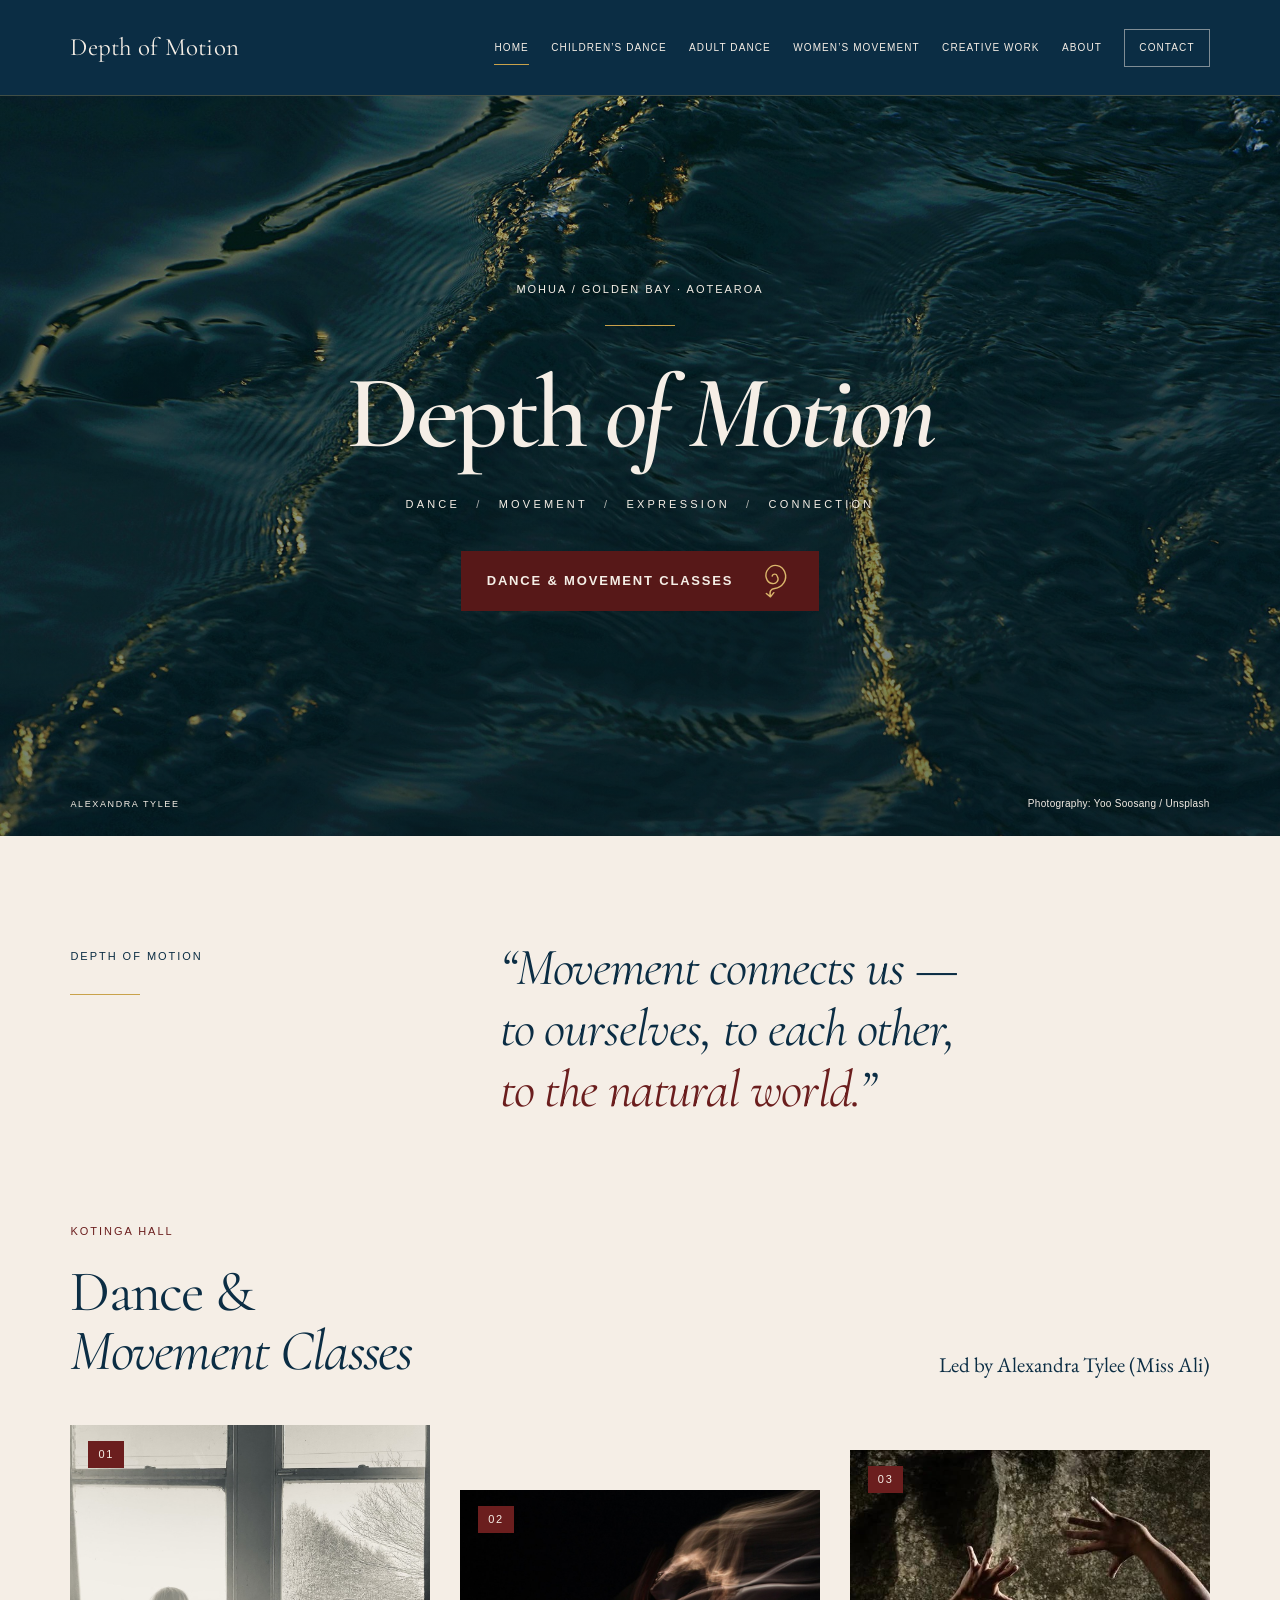
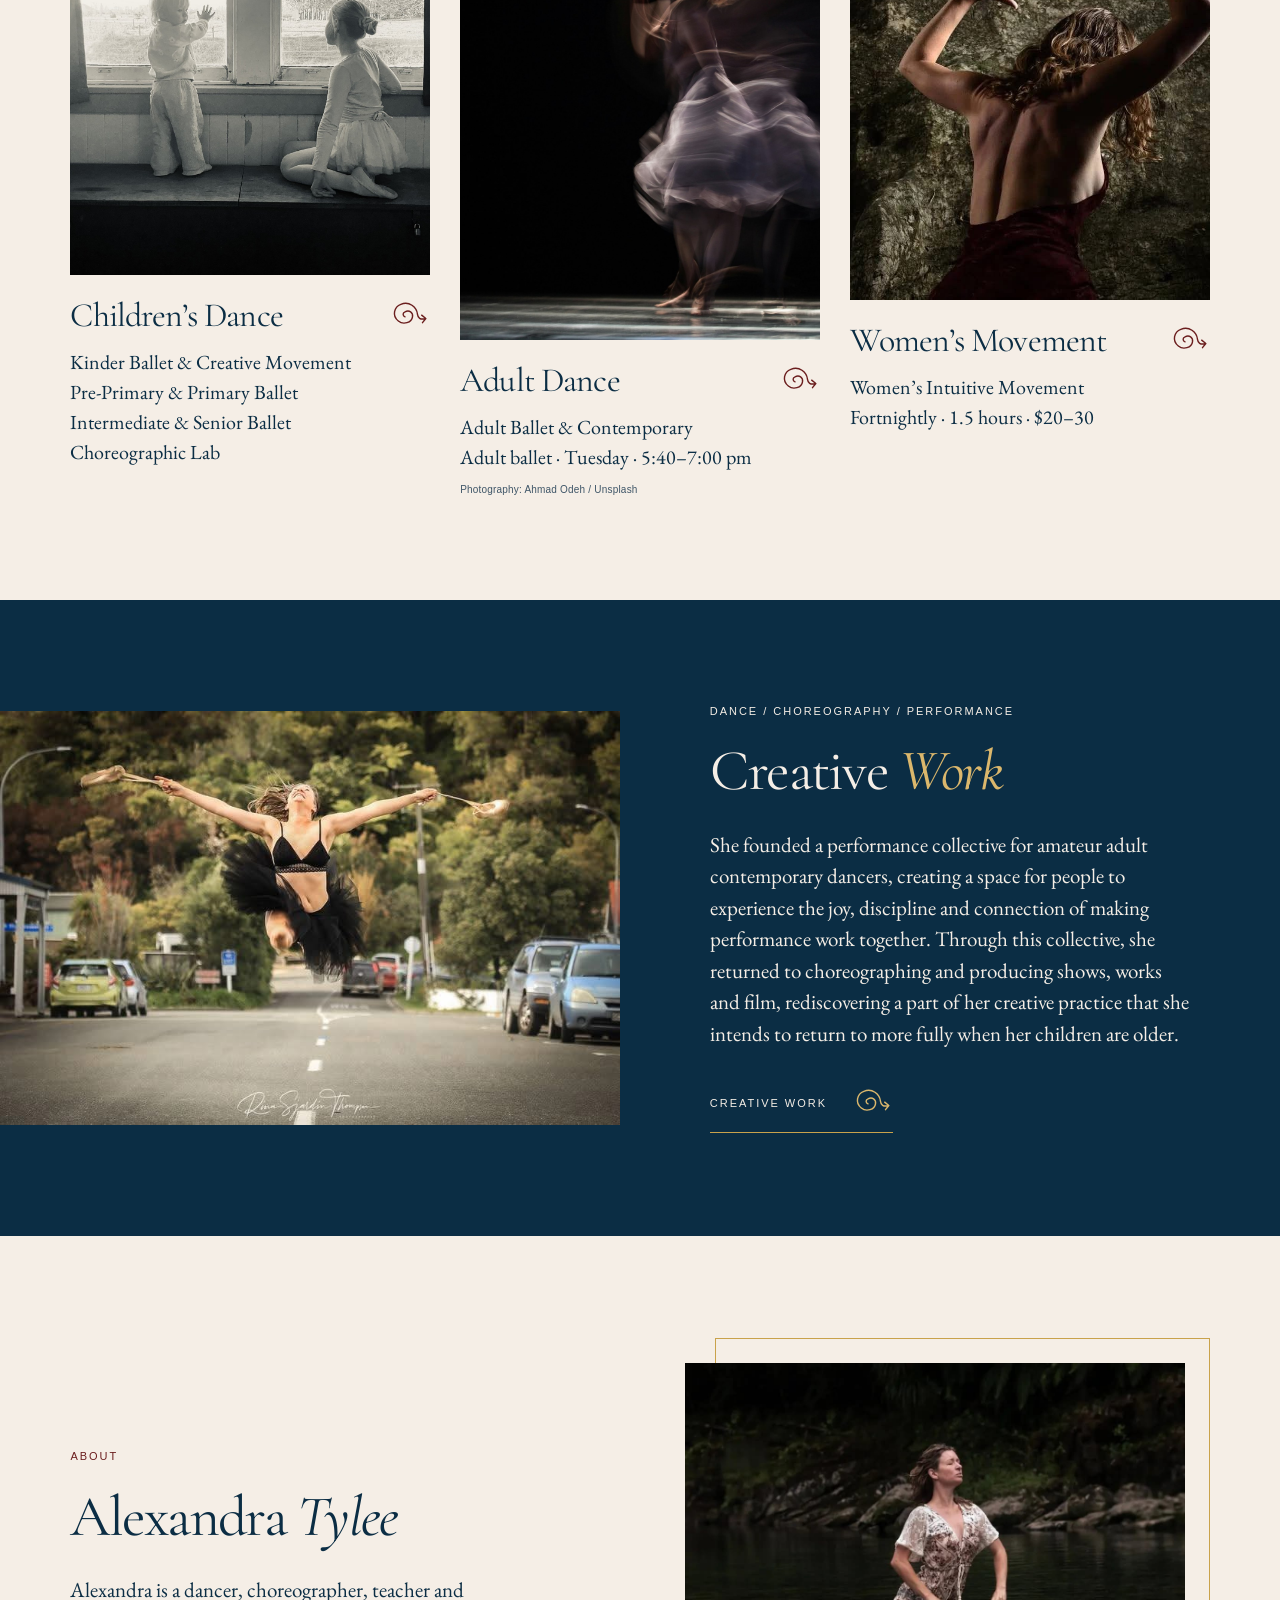
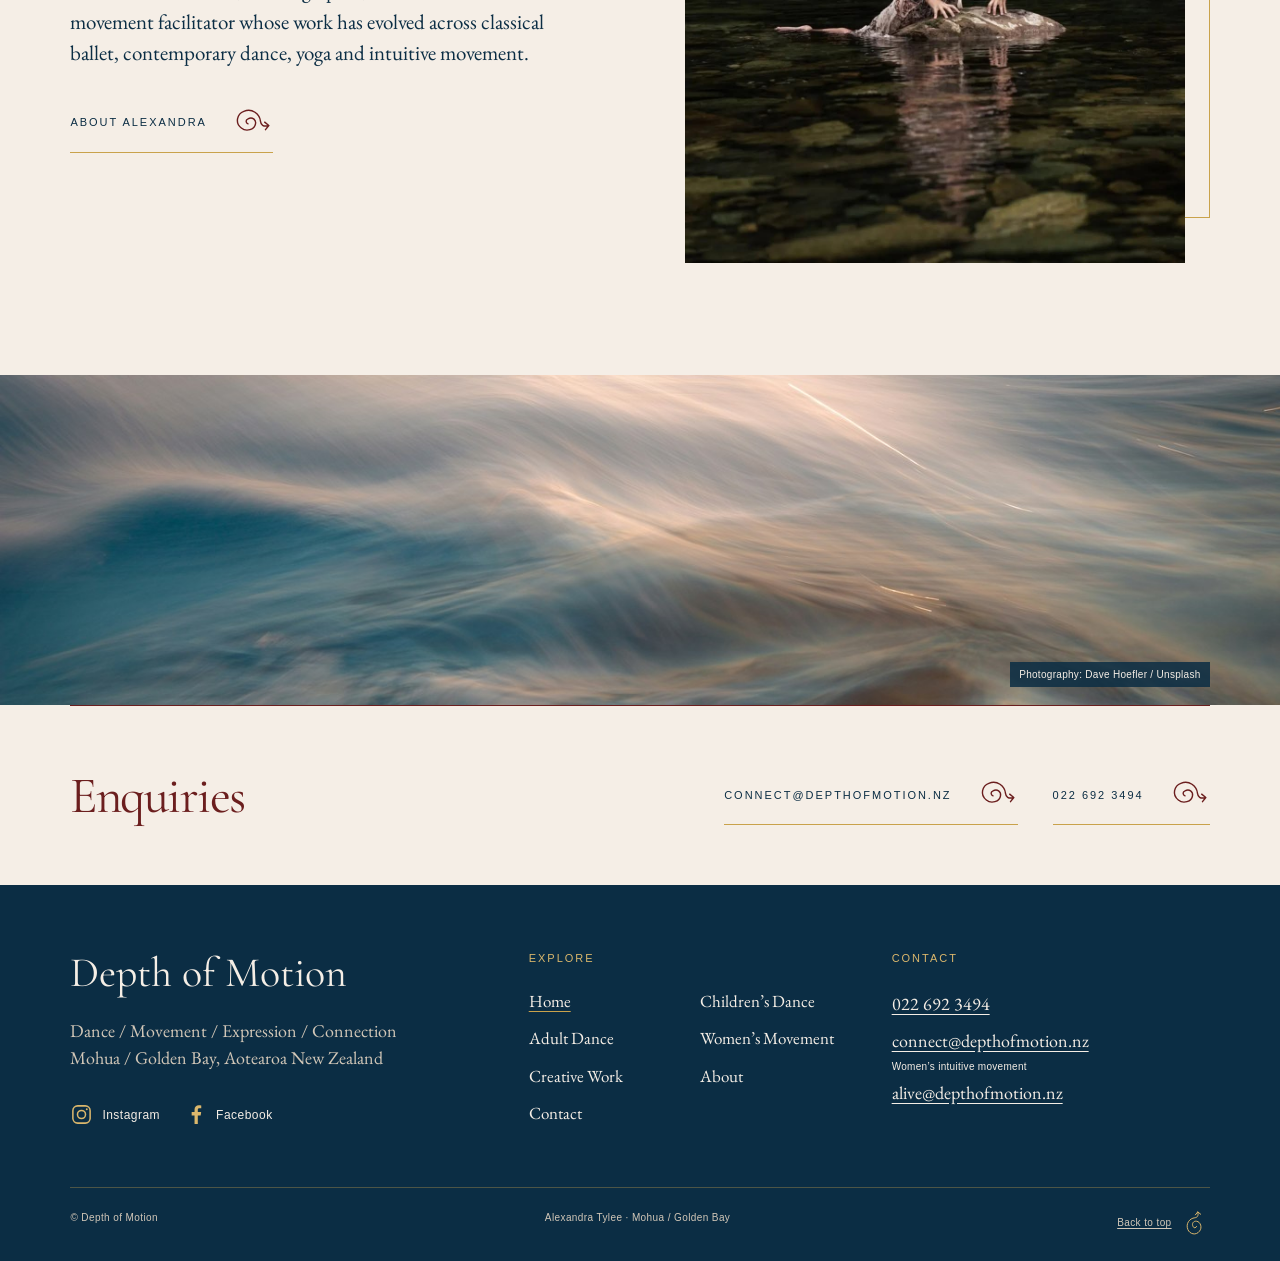
<file: index.html>
<!doctype html>
<html lang="en-NZ">
<head>
  <meta charset="utf-8">
  <meta name="viewport" content="width=device-width, initial-scale=1">
  <meta name="theme-color" content="#0B2D44">
  <title>Depth of Motion | Dance &amp; Movement in Golden Bay</title>
  <meta name="description" content="Depth of Motion — Dance / Movement / Expression / Connection. Classes at Kotinga Hall, led by Alexandra Tylee.">
  <link rel="stylesheet" href="assets/fonts/fonts.css">
  <link rel="stylesheet" href="assets/css/styles.css">
  <script src="assets/js/main.js" defer></script>
</head>
<body class="home">
  <a class="skip-link" href="#main">Skip to content</a>
  <header class="site-header">
    <div class="header-inner">
      <a class="brand" href="index.html" aria-label="Depth of Motion — home"><span class="brand-name">Depth of Motion</span></a>
      <button class="nav-toggle" type="button" aria-controls="site-navigation" aria-expanded="false"><span data-menu-label>Menu</span><span data-menu-icon aria-hidden="true">+</span></button>
      <nav class="site-nav" id="site-navigation" aria-label="Main navigation">
          <a href="index.html" aria-current="page">Home</a>
          <a href="childrens-dance.html">Children’s Dance</a>
          <a href="adult-dance.html">Adult Dance</a>
          <a href="womens-movement.html">Women’s Movement</a>
          <a href="creative-work.html">Creative Work</a>
          <a href="about.html">About</a>
          <a href="about.html#contact" class="nav-contact">Contact</a>
      </nav>
    </div>
  </header>
  <main id="main">

    <section class="home-hero" aria-labelledby="page-title">
      <img src="assets/images/ocean-depth.jpg" alt="Golden lines of light reflected in deep blue water." width="2000" height="1335" fetchpriority="high">
      <div class="hero-content"><p class="eyebrow">Mohua / Golden Bay · Aotearoa</p><div class="hero-rule" aria-hidden="true"></div><h1 id="page-title">Depth <em>of Motion</em></h1><p class="hero-tagline">Dance <span>/</span> Movement <span>/</span> Expression <span>/</span> Connection</p><a class="button button-light" href="#offerings">Dance &amp; movement classes <svg class="spiral-arrow spiral-arrow--down" viewBox="0 0 48 40" fill="none" stroke="currentColor" stroke-width="1.7" stroke-linecap="round" stroke-linejoin="round" aria-hidden="true" focusable="false"><path d="M18 21c-3-1-3-5 0-6 5-3 10 1 9 6-1 7-11 10-17 5C2 20 5 9 13 6c10-4 19 3 20 12 .5 4 3 7 10 5m-5-4 5 4-4 5"/></svg></a></div>
      <div class="hero-bottom"><p class="eyebrow">Alexandra Tylee</p><p class="image-note">Photography: Yoo Soosang / Unsplash</p></div>
    </section>
    <section class="wrap section quote-section" aria-label="Movement and connection"><div><span class="eyebrow">Depth of Motion</span><div class="gold-line"></div></div><blockquote>“Movement connects us —<br>to ourselves, to each other,<br><span>to the natural world.</span>”</blockquote></section>
    <section class="wrap section offerings-section" id="offerings" aria-labelledby="offerings-title"><div class="section-head"><div><span class="eyebrow">Kotinga Hall</span><h2 id="offerings-title">Dance &amp;<br><em>Movement Classes</em></h2></div><p>Led by Alexandra Tylee (Miss Ali)</p></div><div class="offerings">
      <article class="offering"><a href="childrens-dance.html"><div class="offering-image"><span class="number">01</span><img src="assets/images/childrens-ballet-window.jpg" alt="Two young children in ballet clothes looking through a sunlit hall window." width="2000" height="1500" loading="lazy"></div><h3>Children’s Dance <svg class="spiral-arrow" viewBox="0 0 48 40" fill="none" stroke="currentColor" stroke-width="1.7" stroke-linecap="round" stroke-linejoin="round" aria-hidden="true" focusable="false"><path d="M18 21c-3-1-3-5 0-6 5-3 10 1 9 6-1 7-11 10-17 5C2 20 5 9 13 6c10-4 19 3 20 12 .5 4 3 7 10 5m-5-4 5 4-4 5"/></svg></h3></a><p>Kinder Ballet &amp; Creative Movement<br>Pre-Primary &amp; Primary Ballet<br>Intermediate &amp; Senior Ballet<br>Choreographic Lab</p></article>
      <article class="offering"><a href="adult-dance.html"><div class="offering-image"><span class="number">02</span><img src="assets/images/adult-dance.jpg" alt="A dancer turning on a dark stage, with fabric tracing the movement." width="2000" height="1333" loading="lazy"></div><h3>Adult Dance <svg class="spiral-arrow" viewBox="0 0 48 40" fill="none" stroke="currentColor" stroke-width="1.7" stroke-linecap="round" stroke-linejoin="round" aria-hidden="true" focusable="false"><path d="M18 21c-3-1-3-5 0-6 5-3 10 1 9 6-1 7-11 10-17 5C2 20 5 9 13 6c10-4 19 3 20 12 .5 4 3 7 10 5m-5-4 5 4-4 5"/></svg></h3></a><p>Adult Ballet &amp; Contemporary<br>Adult ballet · Tuesday · 5:40–7:00 pm</p><p class="photo-credit">Photography: Ahmad Odeh / Unsplash</p></article>
      <article class="offering"><a href="womens-movement.html"><div class="offering-image"><span class="number">03</span><img src="assets/images/elemental-rock-movement.jpg" alt="A dancer with raised arms beside a textured rock wall." width="853" height="853" loading="lazy"></div><h3>Women’s Movement <svg class="spiral-arrow" viewBox="0 0 48 40" fill="none" stroke="currentColor" stroke-width="1.7" stroke-linecap="round" stroke-linejoin="round" aria-hidden="true" focusable="false"><path d="M18 21c-3-1-3-5 0-6 5-3 10 1 9 6-1 7-11 10-17 5C2 20 5 9 13 6c10-4 19 3 20 12 .5 4 3 7 10 5m-5-4 5 4-4 5"/></svg></h3></a><p>Women’s Intuitive Movement<br>Fortnightly · 1.5 hours · $20–30</p></article>
    </div></section>
    <section class="dark-section section creative-preview" aria-labelledby="creative-title"><div class="wrap split"><figure class="landscape-frame uncropped"><img src="assets/images/alexandra-dance.jpg" alt="Alexandra leaping with her arms extended on a tree-lined street." width="810" height="540" loading="lazy"></figure><div class="copy"><span class="eyebrow">Dance / Choreography / Performance</span><h2 id="creative-title">Creative <em>Work</em></h2><p>She founded a performance collective for amateur adult contemporary dancers, creating a space for people to experience the joy, discipline and connection of making performance work together. Through this collective, she returned to choreographing and producing shows, works and film, rediscovering a part of her creative practice that she intends to return to more fully when her children are older.</p><a class="text-link" href="creative-work.html">Creative work<svg class="spiral-arrow" viewBox="0 0 48 40" fill="none" stroke="currentColor" stroke-width="1.7" stroke-linecap="round" stroke-linejoin="round" aria-hidden="true" focusable="false"><path d="M18 21c-3-1-3-5 0-6 5-3 10 1 9 6-1 7-11 10-17 5C2 20 5 9 13 6c10-4 19 3 20 12 .5 4 3 7 10 5m-5-4 5 4-4 5"/></svg></a></div></div></section>
    <section class="wrap section split about-preview" aria-labelledby="about-title"><div class="copy"><span class="eyebrow">About</span><h2 id="about-title">Alexandra <em>Tylee</em></h2><p>Alexandra is a dancer, choreographer, teacher and movement facilitator whose work has evolved across classical ballet, contemporary dance, yoga and intuitive movement.</p><a class="text-link" href="about.html">About Alexandra<svg class="spiral-arrow" viewBox="0 0 48 40" fill="none" stroke="currentColor" stroke-width="1.7" stroke-linecap="round" stroke-linejoin="round" aria-hidden="true" focusable="false"><path d="M18 21c-3-1-3-5 0-6 5-3 10 1 9 6-1 7-11 10-17 5C2 20 5 9 13 6c10-4 19 3 20 12 .5 4 3 7 10 5m-5-4 5 4-4 5"/></svg></a></div><figure class=""><img src="assets/images/alexandra-portrait.jpg" alt="Alexandra sitting beside still water in a natural setting." width="1080" height="1080" loading="lazy"></figure></section>
    <figure class="ocean-band"><img src="assets/images/ocean-motion.jpg" alt="Soft streaks of light and colour across moving ocean water." width="1429" height="2000" loading="lazy"><figcaption>Photography: Dave Hoefler / Unsplash</figcaption></figure>
    <div class="wrap"><section class="invitation"><h2>Enquiries</h2><div class="contact-actions"><a class="text-link" href="mailto:connect@depthofmotion.nz">connect@depthofmotion.nz<svg class="spiral-arrow" viewBox="0 0 48 40" fill="none" stroke="currentColor" stroke-width="1.7" stroke-linecap="round" stroke-linejoin="round" aria-hidden="true" focusable="false"><path d="M18 21c-3-1-3-5 0-6 5-3 10 1 9 6-1 7-11 10-17 5C2 20 5 9 13 6c10-4 19 3 20 12 .5 4 3 7 10 5m-5-4 5 4-4 5"/></svg></a><a class="text-link" href="tel:+64226923494">022 692 3494<svg class="spiral-arrow" viewBox="0 0 48 40" fill="none" stroke="currentColor" stroke-width="1.7" stroke-linecap="round" stroke-linejoin="round" aria-hidden="true" focusable="false"><path d="M18 21c-3-1-3-5 0-6 5-3 10 1 9 6-1 7-11 10-17 5C2 20 5 9 13 6c10-4 19 3 20 12 .5 4 3 7 10 5m-5-4 5 4-4 5"/></svg></a></div></section></div>

  </main>
  <footer class="site-footer">
    <div class="footer-grid">
      <div><a class="footer-brand" href="index.html">Depth of Motion</a><p>Dance / Movement / Expression / Connection<br>Mohua / Golden Bay, Aotearoa New Zealand</p><nav class="social-links" aria-label="Social media"><a href="https://www.instagram.com/elemental_dancer_" aria-label="Depth of Motion on Instagram"><svg viewBox="0 0 24 24" fill="none" stroke="currentColor" stroke-width="1.6" aria-hidden="true" focusable="false"><rect x="3" y="3" width="18" height="18" rx="5"/><circle cx="12" cy="12" r="4.2"/><circle cx="17.5" cy="6.5" r="1" fill="currentColor" stroke="none"/></svg><span>Instagram</span></a><a href="https://www.facebook.com/ReAliTyDance5/" aria-label="Depth of Motion on Facebook"><svg viewBox="0 0 24 24" fill="currentColor" aria-hidden="true" focusable="false"><path d="M14.4 22v-9h3l.5-3.5h-3.5V7.3c0-1 .3-1.7 1.8-1.7H18V2.5c-.3 0-1.4-.2-2.6-.2-2.6 0-4.4 1.6-4.4 4.6v2.6H8V13h3v9z"/></svg><span>Facebook</span></a></nav></div>
      <div><p class="footer-label">Explore</p><nav class="footer-nav" aria-label="Footer navigation"><a href="index.html" aria-current="page">Home</a>
          <a href="childrens-dance.html">Children’s Dance</a>
          <a href="adult-dance.html">Adult Dance</a>
          <a href="womens-movement.html">Women’s Movement</a>
          <a href="creative-work.html">Creative Work</a>
          <a href="about.html">About</a>
          <a href="about.html#contact">Contact</a></nav></div>
      <div class="footer-contact"><p class="footer-label">Contact</p><a href="tel:+64226923494">022 692 3494</a><br><a href="mailto:connect@depthofmotion.nz">connect@depthofmotion.nz</a><p class="image-note">Women’s intuitive movement</p><a href="mailto:alive@depthofmotion.nz">alive@depthofmotion.nz</a></div>
    </div>
    <div class="footer-bottom"><span>© Depth of Motion</span><span>Alexandra Tylee · Mohua / Golden Bay</span><a class="back-to-top" href="#main">Back to top <svg class="spiral-arrow spiral-arrow--up" viewBox="0 0 48 40" fill="none" stroke="currentColor" stroke-width="1.7" stroke-linecap="round" stroke-linejoin="round" aria-hidden="true" focusable="false"><path d="M18 21c-3-1-3-5 0-6 5-3 10 1 9 6-1 7-11 10-17 5C2 20 5 9 13 6c10-4 19 3 20 12 .5 4 3 7 10 5m-5-4 5 4-4 5"/></svg></a></div>
  </footer>
</body>
</html>
</file>
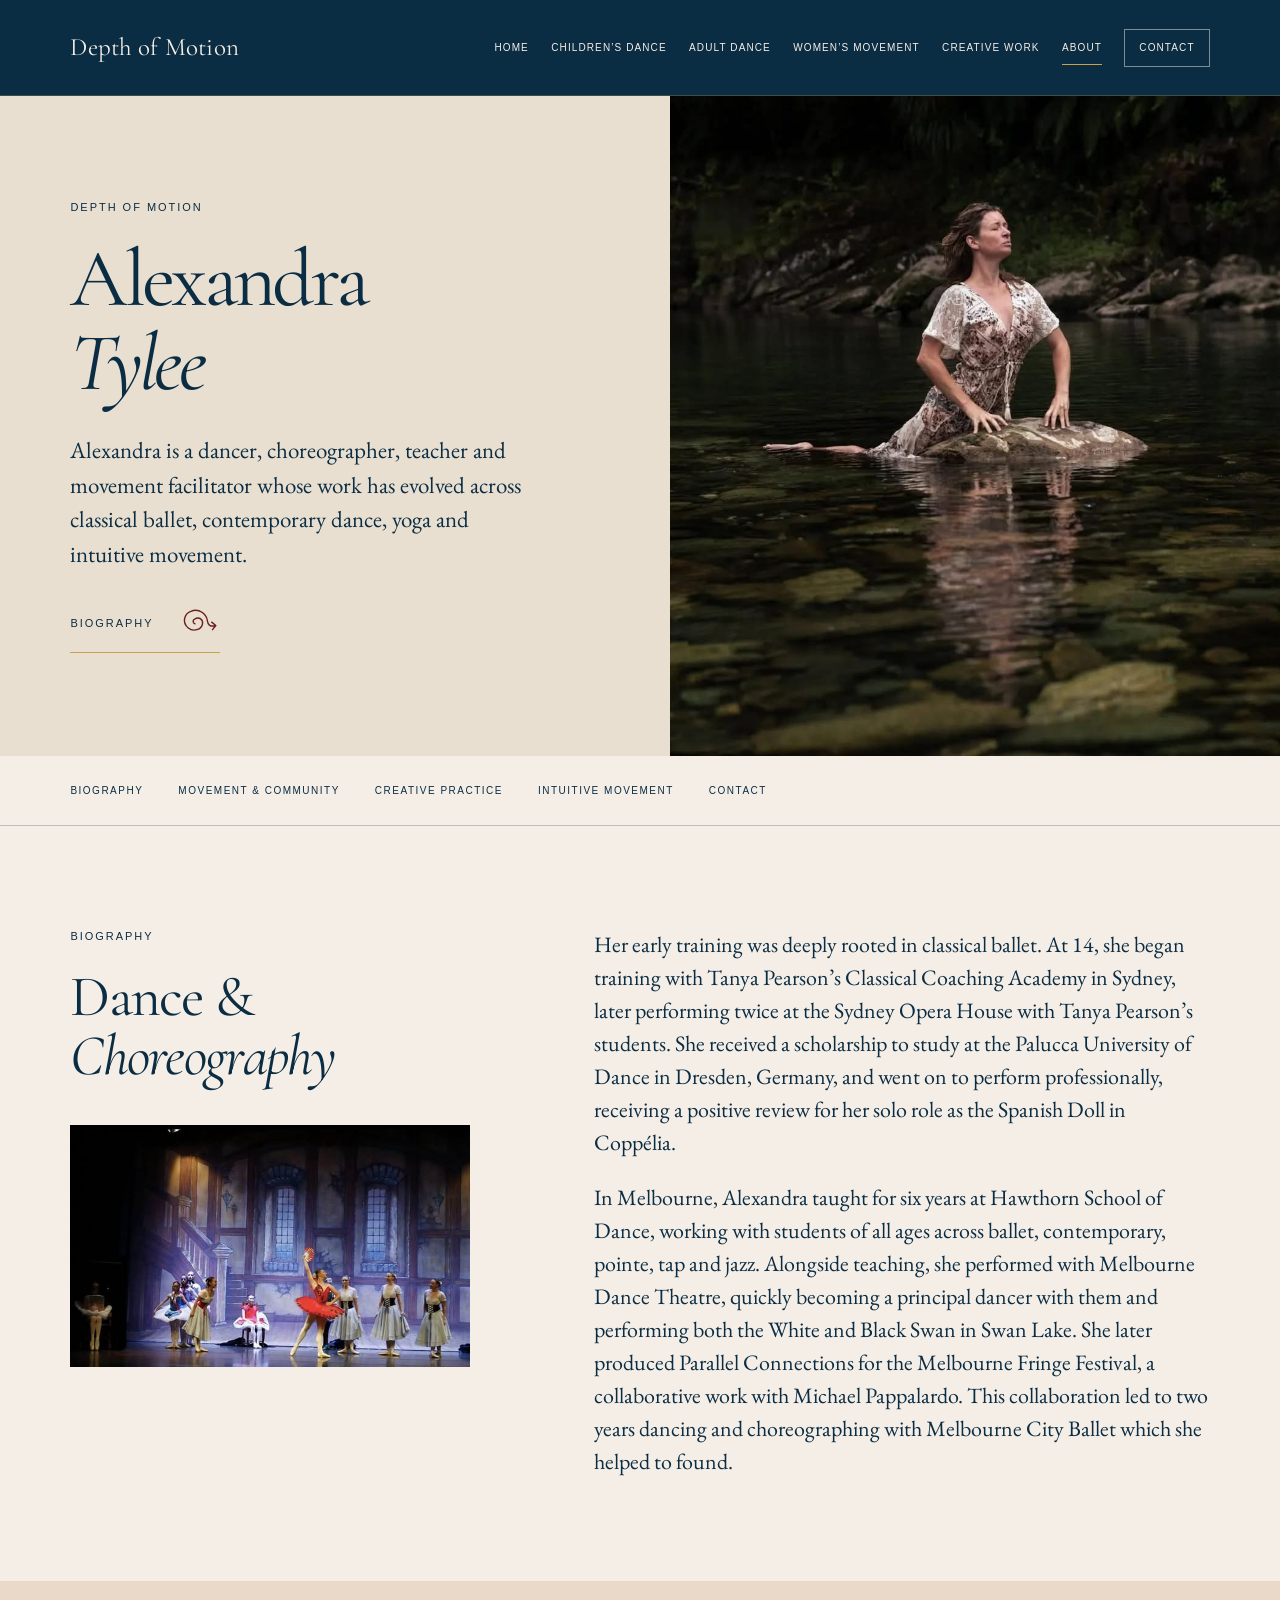
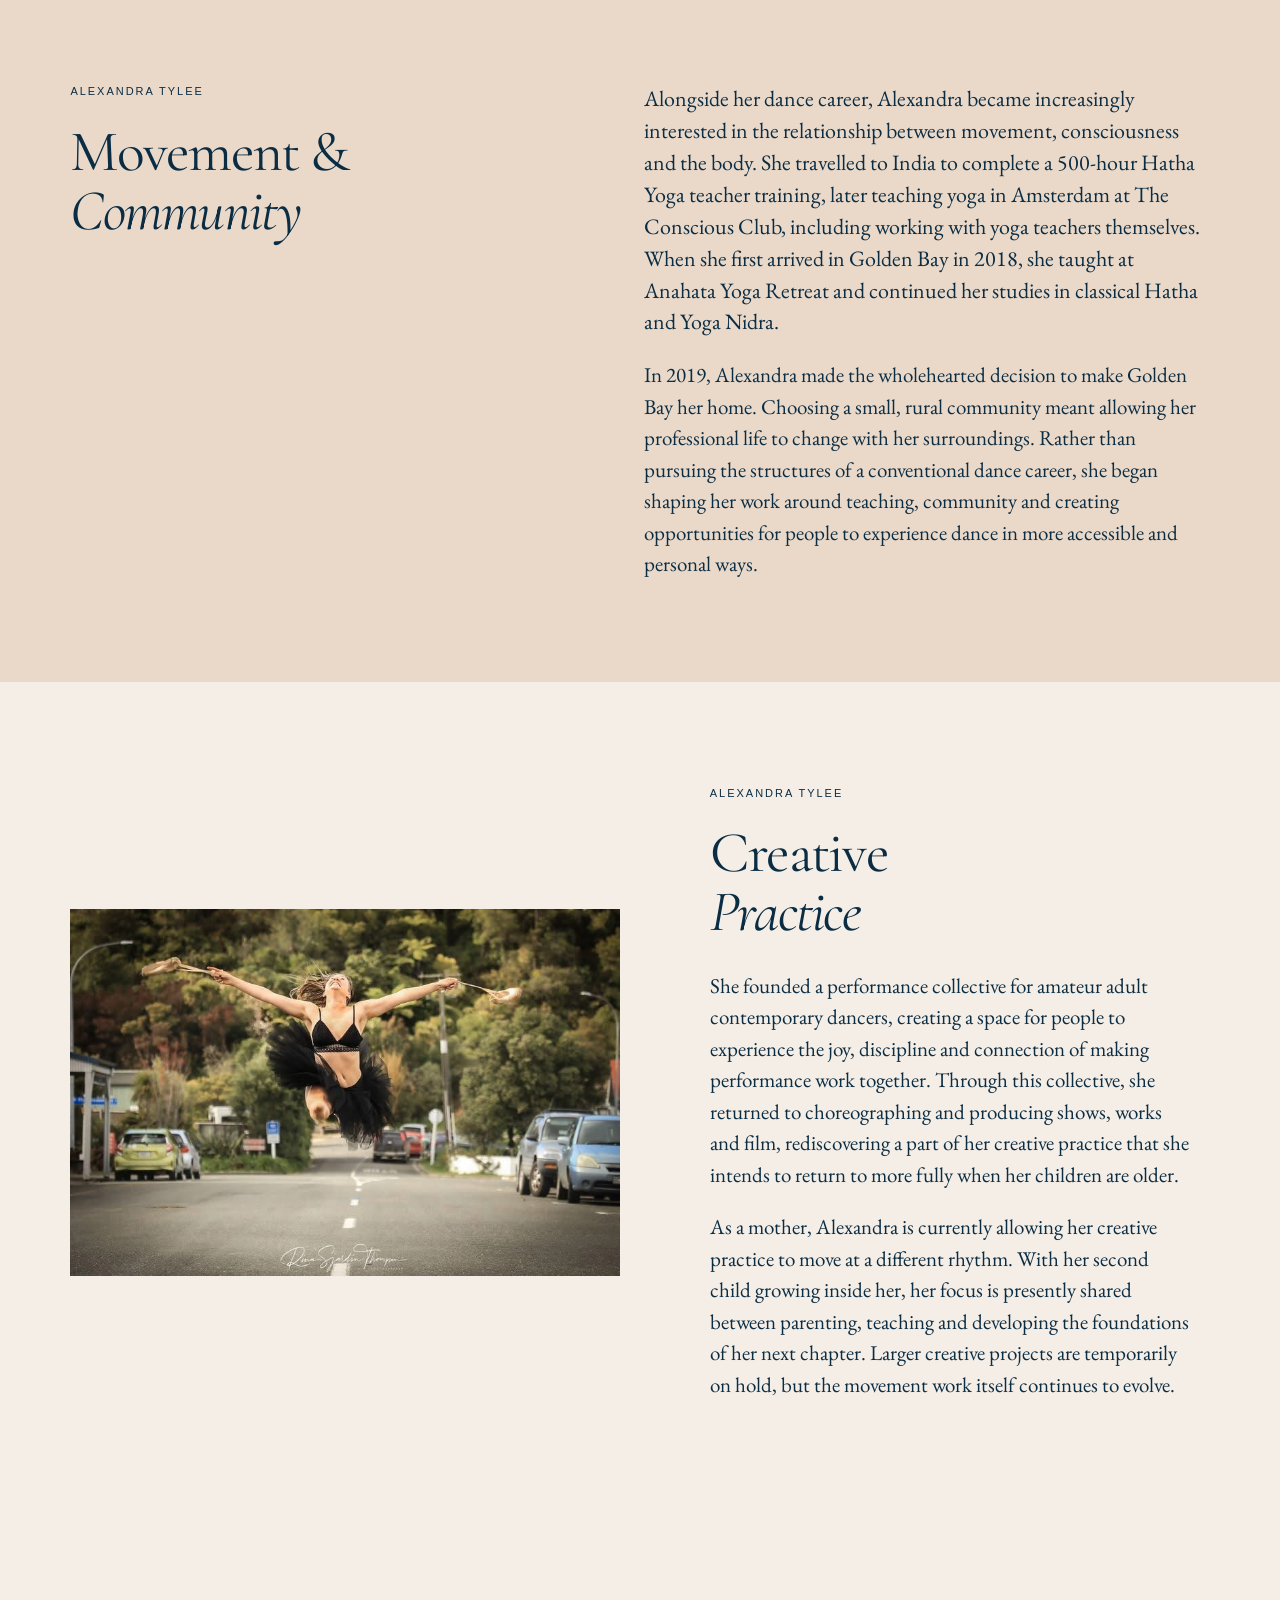
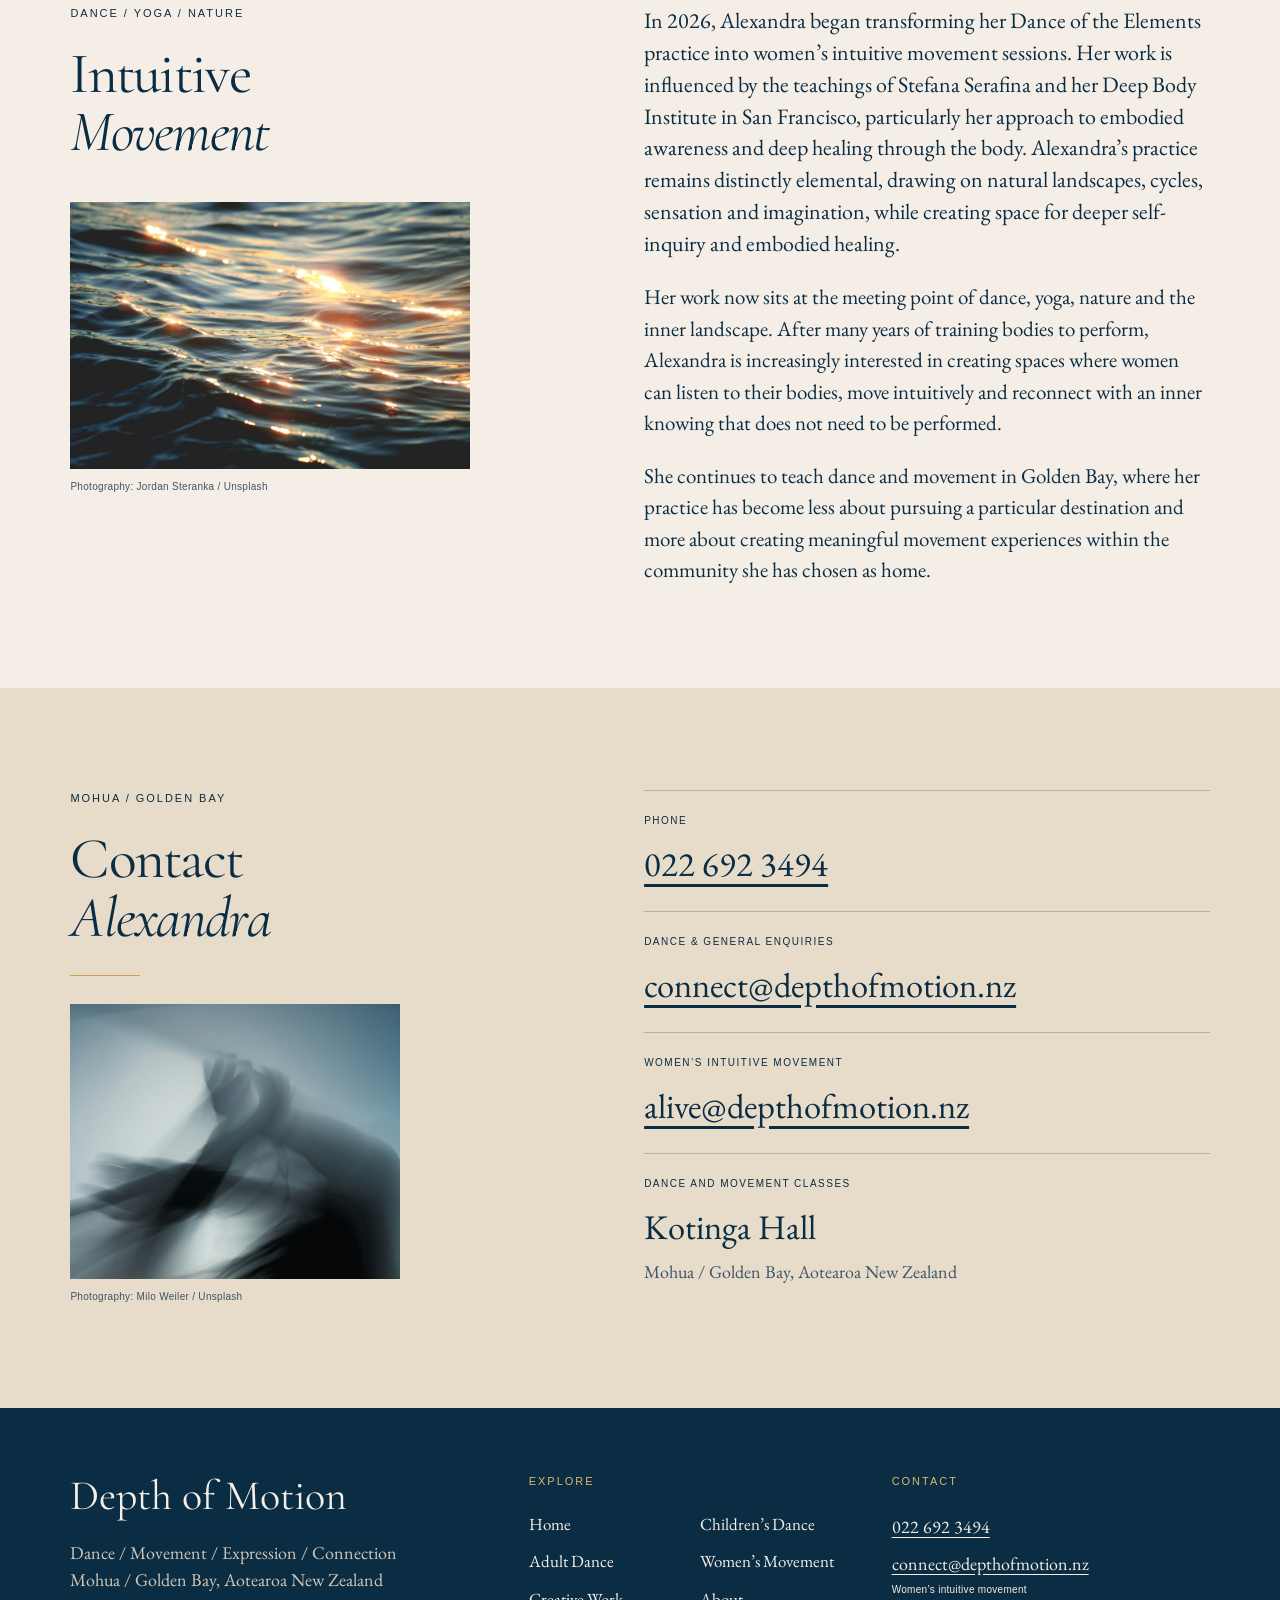
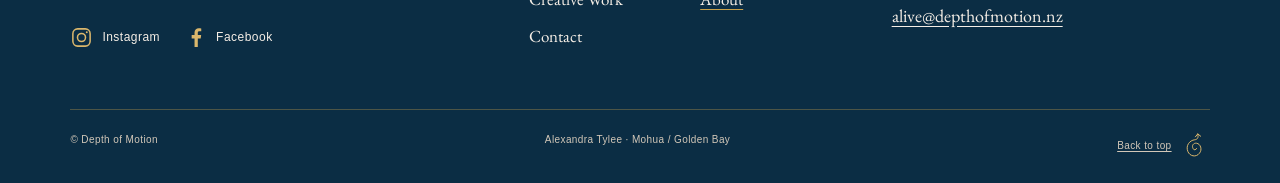
<file: about.html>
<!doctype html>
<html lang="en-NZ">
<head>
  <meta charset="utf-8">
  <meta name="viewport" content="width=device-width, initial-scale=1">
  <meta name="theme-color" content="#0B2D44">
  <title>About Alexandra Tylee &amp; Contact | Depth of Motion</title>
  <meta name="description" content="Alexandra Tylee — dancer, choreographer, teacher and movement facilitator in Golden Bay. Biography and contact details.">
  <link rel="stylesheet" href="assets/fonts/fonts.css">
  <link rel="stylesheet" href="assets/css/styles.css">
  <script src="assets/js/main.js" defer></script>
</head>
<body class="about">
  <a class="skip-link" href="#main">Skip to content</a>
  <header class="site-header">
    <div class="header-inner">
      <a class="brand" href="index.html" aria-label="Depth of Motion — home"><span class="brand-name">Depth of Motion</span></a>
      <button class="nav-toggle" type="button" aria-controls="site-navigation" aria-expanded="false"><span data-menu-label>Menu</span><span data-menu-icon aria-hidden="true">+</span></button>
      <nav class="site-nav" id="site-navigation" aria-label="Main navigation">
          <a href="index.html">Home</a>
          <a href="childrens-dance.html">Children’s Dance</a>
          <a href="adult-dance.html">Adult Dance</a>
          <a href="womens-movement.html">Women’s Movement</a>
          <a href="creative-work.html">Creative Work</a>
          <a href="about.html" aria-current="page">About</a>
          <a href="about.html#contact" class="nav-contact">Contact</a>
      </nav>
    </div>
  </header>
  <main id="main">

    <section class="page-hero" aria-labelledby="page-title"><div class="page-hero-copy"><span class="eyebrow">Depth of Motion</span><h1 id="page-title">Alexandra<br><em>Tylee</em></h1><p class="intro">Alexandra is a dancer, choreographer, teacher and movement facilitator whose work has evolved across classical ballet, contemporary dance, yoga and intuitive movement.</p><a class="text-link" href="#story">Biography<svg class="spiral-arrow" viewBox="0 0 48 40" fill="none" stroke="currentColor" stroke-width="1.7" stroke-linecap="round" stroke-linejoin="round" aria-hidden="true" focusable="false"><path d="M18 21c-3-1-3-5 0-6 5-3 10 1 9 6-1 7-11 10-17 5C2 20 5 9 13 6c10-4 19 3 20 12 .5 4 3 7 10 5m-5-4 5 4-4 5"/></svg></a></div><figure class="page-hero-media"><img src="assets/images/alexandra-portrait.jpg" alt="Alexandra sitting beside still water in a natural setting." width="1080" height="1080" fetchpriority="high"></figure></section>
    <nav class="jump-nav wrap" aria-label="On this page"><a href="#story">Biography</a><a href="#movement">Movement & community</a><a href="#creative">Creative practice</a><a href="#intuitive">Intuitive movement</a><a href="#contact">Contact</a></nav>
    <section class="wrap section biography-section" id="story" aria-labelledby="story-title"><div><span class="eyebrow">Biography</span><h2 id="story-title">Dance &amp;<br><em>Choreography</em></h2><figure class="biography-photo uncropped"><img src="assets/images/classical-ballet-stage.jpg" alt="A ballet ensemble performing in colourful costumes against a painted stage backdrop." width="693" height="418" loading="lazy"></figure></div><div class="prose"><p>Her early training was deeply rooted in classical ballet. At 14, she began training with Tanya Pearson’s Classical Coaching Academy in Sydney, later performing twice at the Sydney Opera House with Tanya Pearson’s students. She received a scholarship to study at the Palucca University of Dance in Dresden, Germany, and went on to perform professionally, receiving a positive review for her solo role as the Spanish Doll in Coppélia.</p>
<p>In Melbourne, Alexandra taught for six years at Hawthorn School of Dance, working with students of all ages across ballet, contemporary, pointe, tap and jazz. Alongside teaching, she performed with Melbourne Dance Theatre, quickly becoming a principal dancer with them and performing both the White and Black Swan in Swan Lake. She later produced Parallel Connections for the Melbourne Fringe Festival, a collaborative work with Michael Pappalardo. This collaboration led to two years dancing and choreographing with Melbourne City Ballet which she helped to found.</p></div></section>
    <section class="tinted-section section" id="movement" aria-labelledby="movement-title"><div class="wrap intro-grid"><div><span class="eyebrow">Alexandra Tylee</span><h2 id="movement-title">Movement &amp;<br><em>Community</em></h2></div><div class="prose"><p>Alongside her dance career, Alexandra became increasingly interested in the relationship between movement, consciousness and the body. She travelled to India to complete a 500-hour Hatha Yoga teacher training, later teaching yoga in Amsterdam at The Conscious Club, including working with yoga teachers themselves. When she first arrived in Golden Bay in 2018, she taught at Anahata Yoga Retreat and continued her studies in classical Hatha and Yoga Nidra.</p>
<p>In 2019, Alexandra made the wholehearted decision to make Golden Bay her home. Choosing a small, rural community meant allowing her professional life to change with her surroundings. Rather than pursuing the structures of a conventional dance career, she began shaping her work around teaching, community and creating opportunities for people to experience dance in more accessible and personal ways.</p></div></div></section>
    <section class="wrap section split" id="creative" aria-labelledby="creative-title"><figure class="landscape-frame uncropped"><img src="assets/images/alexandra-dance.jpg" alt="Alexandra leaping with her arms extended on a tree-lined street." width="810" height="540" loading="lazy"></figure><div class="copy"><span class="eyebrow">Alexandra Tylee</span><h2 id="creative-title">Creative<br><em>Practice</em></h2><p>She founded a performance collective for amateur adult contemporary dancers, creating a space for people to experience the joy, discipline and connection of making performance work together. Through this collective, she returned to choreographing and producing shows, works and film, rediscovering a part of her creative practice that she intends to return to more fully when her children are older.</p>
<p>As a mother, Alexandra is currently allowing her creative practice to move at a different rhythm. With her second child growing inside her, her focus is presently shared between parenting, teaching and developing the foundations of her next chapter. Larger creative projects are temporarily on hold, but the movement work itself continues to evolve.</p></div></section>
    <section class="wrap section intro-grid" id="intuitive" aria-labelledby="intuitive-title"><div><span class="eyebrow">Dance / Yoga / Nature</span><h2 id="intuitive-title">Intuitive<br><em>Movement</em></h2><figure class="biography-photo"><img src="assets/images/ocean-light.jpg" alt="Golden sunlight reflecting across ripples of blue water." width="2000" height="1333" loading="lazy"><figcaption>Photography: Jordan Steranka / Unsplash</figcaption></figure></div><div class="prose"><p>In 2026, Alexandra began transforming her Dance of the Elements practice into women’s intuitive movement sessions. Her work is influenced by the teachings of Stefana Serafina and her Deep Body Institute in San Francisco, particularly her approach to embodied awareness and deep healing through the body. Alexandra’s practice remains distinctly elemental, drawing on natural landscapes, cycles, sensation and imagination, while creating space for deeper self-inquiry and embodied healing.</p>
<p>Her work now sits at the meeting point of dance, yoga, nature and the inner landscape. After many years of training bodies to perform, Alexandra is increasingly interested in creating spaces where women can listen to their bodies, move intuitively and reconnect with an inner knowing that does not need to be performed.</p>
<p>She continues to teach dance and movement in Golden Bay, where her practice has become less about pursuing a particular destination and more about creating meaningful movement experiences within the community she has chosen as home.</p></div></section>
    <section class="contact-section section" id="contact" aria-labelledby="contact-title"><div class="wrap contact-grid"><div><span class="eyebrow">Mohua / Golden Bay</span><h2 id="contact-title">Contact<br><em>Alexandra</em></h2><div class="gold-line"></div><figure class="contact-photo"><img src="assets/images/contact-movement.jpg" alt="An abstract photograph of a dancer moving with flowing fabric." width="1333" height="2000" loading="lazy"><figcaption>Photography: Milo Weiler / Unsplash</figcaption></figure></div><dl class="contact-list"><div><dt>Phone</dt><dd><a href="tel:+64226923494">022 692 3494</a></dd></div><div><dt>Dance &amp; general enquiries</dt><dd><a href="mailto:connect@depthofmotion.nz">connect@depthofmotion.nz</a></dd></div><div><dt>Women’s intuitive movement</dt><dd><a href="mailto:alive@depthofmotion.nz">alive@depthofmotion.nz</a></dd></div><div><dt>Dance and movement classes</dt><dd>Kotinga Hall<small>Mohua / Golden Bay, Aotearoa New Zealand</small></dd></div></dl></div></section>

  </main>
  <footer class="site-footer">
    <div class="footer-grid">
      <div><a class="footer-brand" href="index.html">Depth of Motion</a><p>Dance / Movement / Expression / Connection<br>Mohua / Golden Bay, Aotearoa New Zealand</p><nav class="social-links" aria-label="Social media"><a href="https://www.instagram.com/elemental_dancer_" aria-label="Depth of Motion on Instagram"><svg viewBox="0 0 24 24" fill="none" stroke="currentColor" stroke-width="1.6" aria-hidden="true" focusable="false"><rect x="3" y="3" width="18" height="18" rx="5"/><circle cx="12" cy="12" r="4.2"/><circle cx="17.5" cy="6.5" r="1" fill="currentColor" stroke="none"/></svg><span>Instagram</span></a><a href="https://www.facebook.com/ReAliTyDance5/" aria-label="Depth of Motion on Facebook"><svg viewBox="0 0 24 24" fill="currentColor" aria-hidden="true" focusable="false"><path d="M14.4 22v-9h3l.5-3.5h-3.5V7.3c0-1 .3-1.7 1.8-1.7H18V2.5c-.3 0-1.4-.2-2.6-.2-2.6 0-4.4 1.6-4.4 4.6v2.6H8V13h3v9z"/></svg><span>Facebook</span></a></nav></div>
      <div><p class="footer-label">Explore</p><nav class="footer-nav" aria-label="Footer navigation"><a href="index.html">Home</a>
          <a href="childrens-dance.html">Children’s Dance</a>
          <a href="adult-dance.html">Adult Dance</a>
          <a href="womens-movement.html">Women’s Movement</a>
          <a href="creative-work.html">Creative Work</a>
          <a href="about.html" aria-current="page">About</a>
          <a href="about.html#contact">Contact</a></nav></div>
      <div class="footer-contact"><p class="footer-label">Contact</p><a href="tel:+64226923494">022 692 3494</a><br><a href="mailto:connect@depthofmotion.nz">connect@depthofmotion.nz</a><p class="image-note">Women’s intuitive movement</p><a href="mailto:alive@depthofmotion.nz">alive@depthofmotion.nz</a></div>
    </div>
    <div class="footer-bottom"><span>© Depth of Motion</span><span>Alexandra Tylee · Mohua / Golden Bay</span><a class="back-to-top" href="#main">Back to top <svg class="spiral-arrow spiral-arrow--up" viewBox="0 0 48 40" fill="none" stroke="currentColor" stroke-width="1.7" stroke-linecap="round" stroke-linejoin="round" aria-hidden="true" focusable="false"><path d="M18 21c-3-1-3-5 0-6 5-3 10 1 9 6-1 7-11 10-17 5C2 20 5 9 13 6c10-4 19 3 20 12 .5 4 3 7 10 5m-5-4 5 4-4 5"/></svg></a></div>
  </footer>
</body>
</html>
</file>
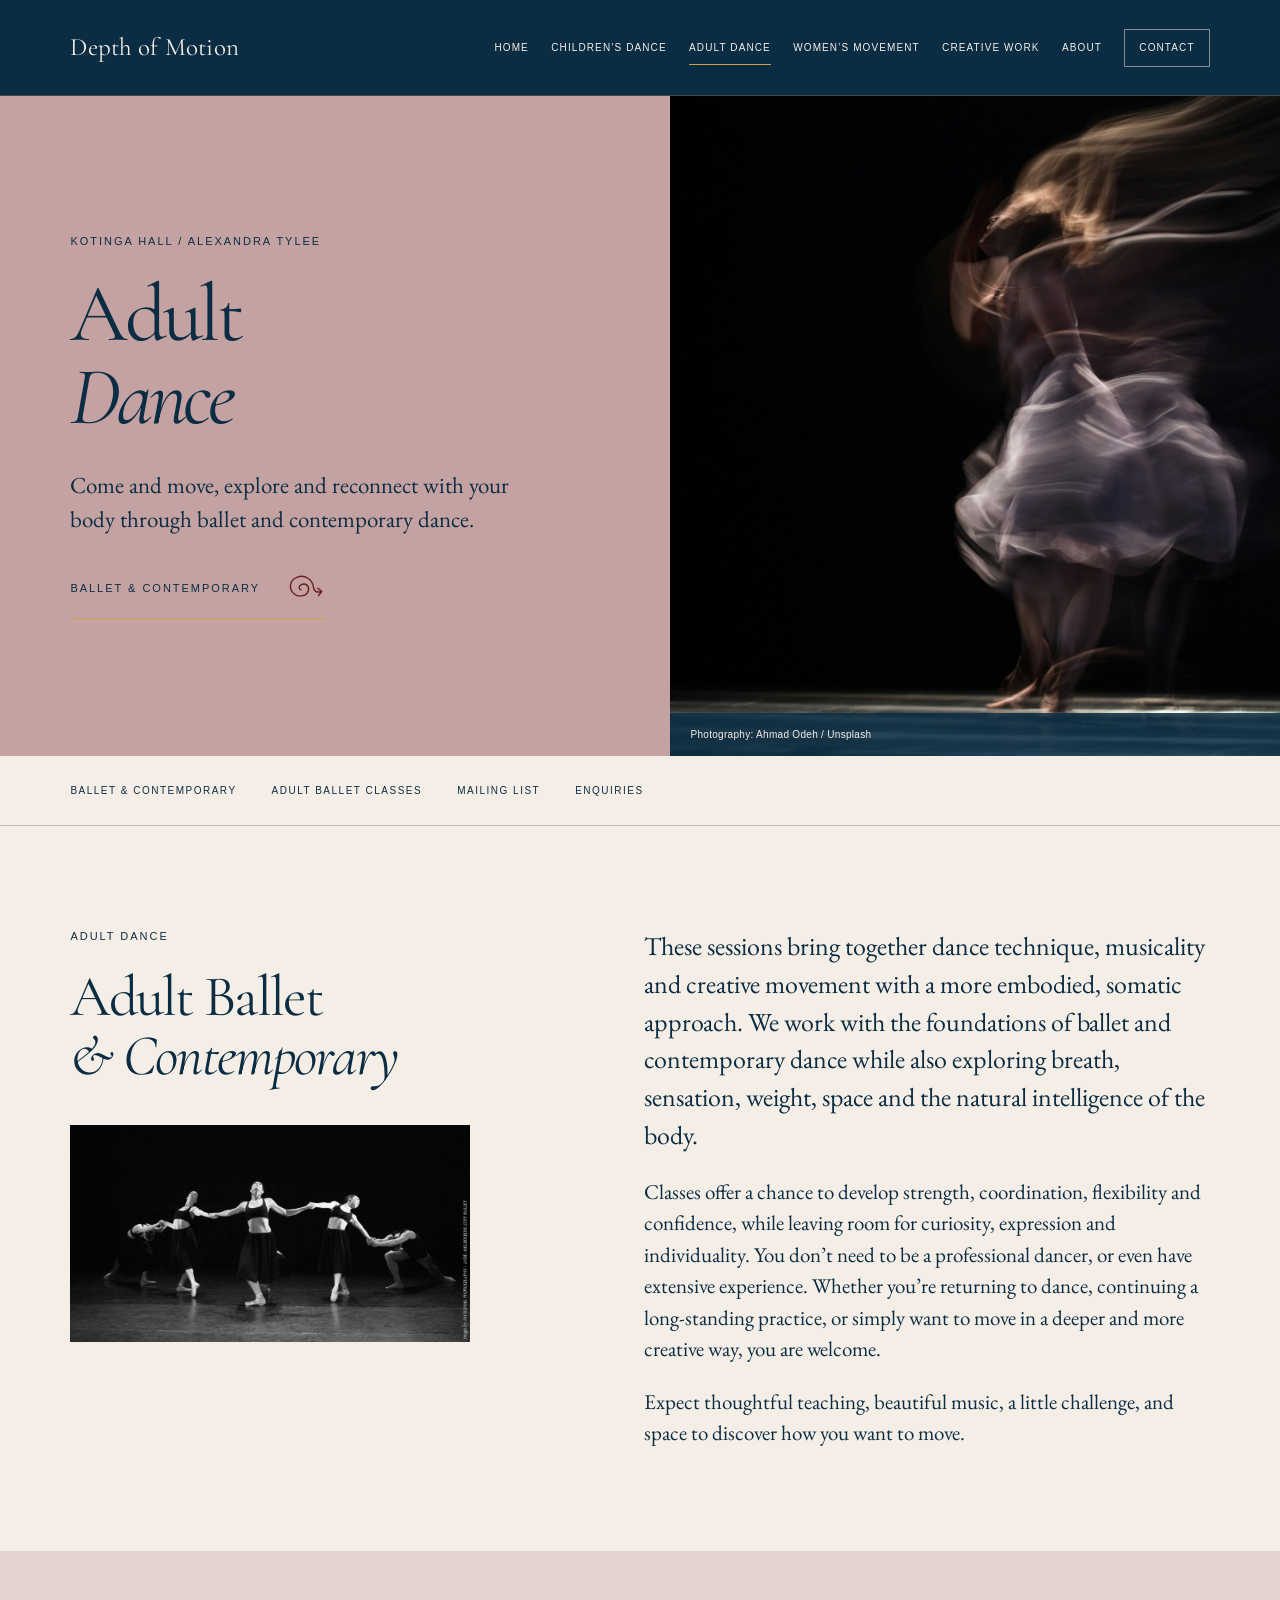
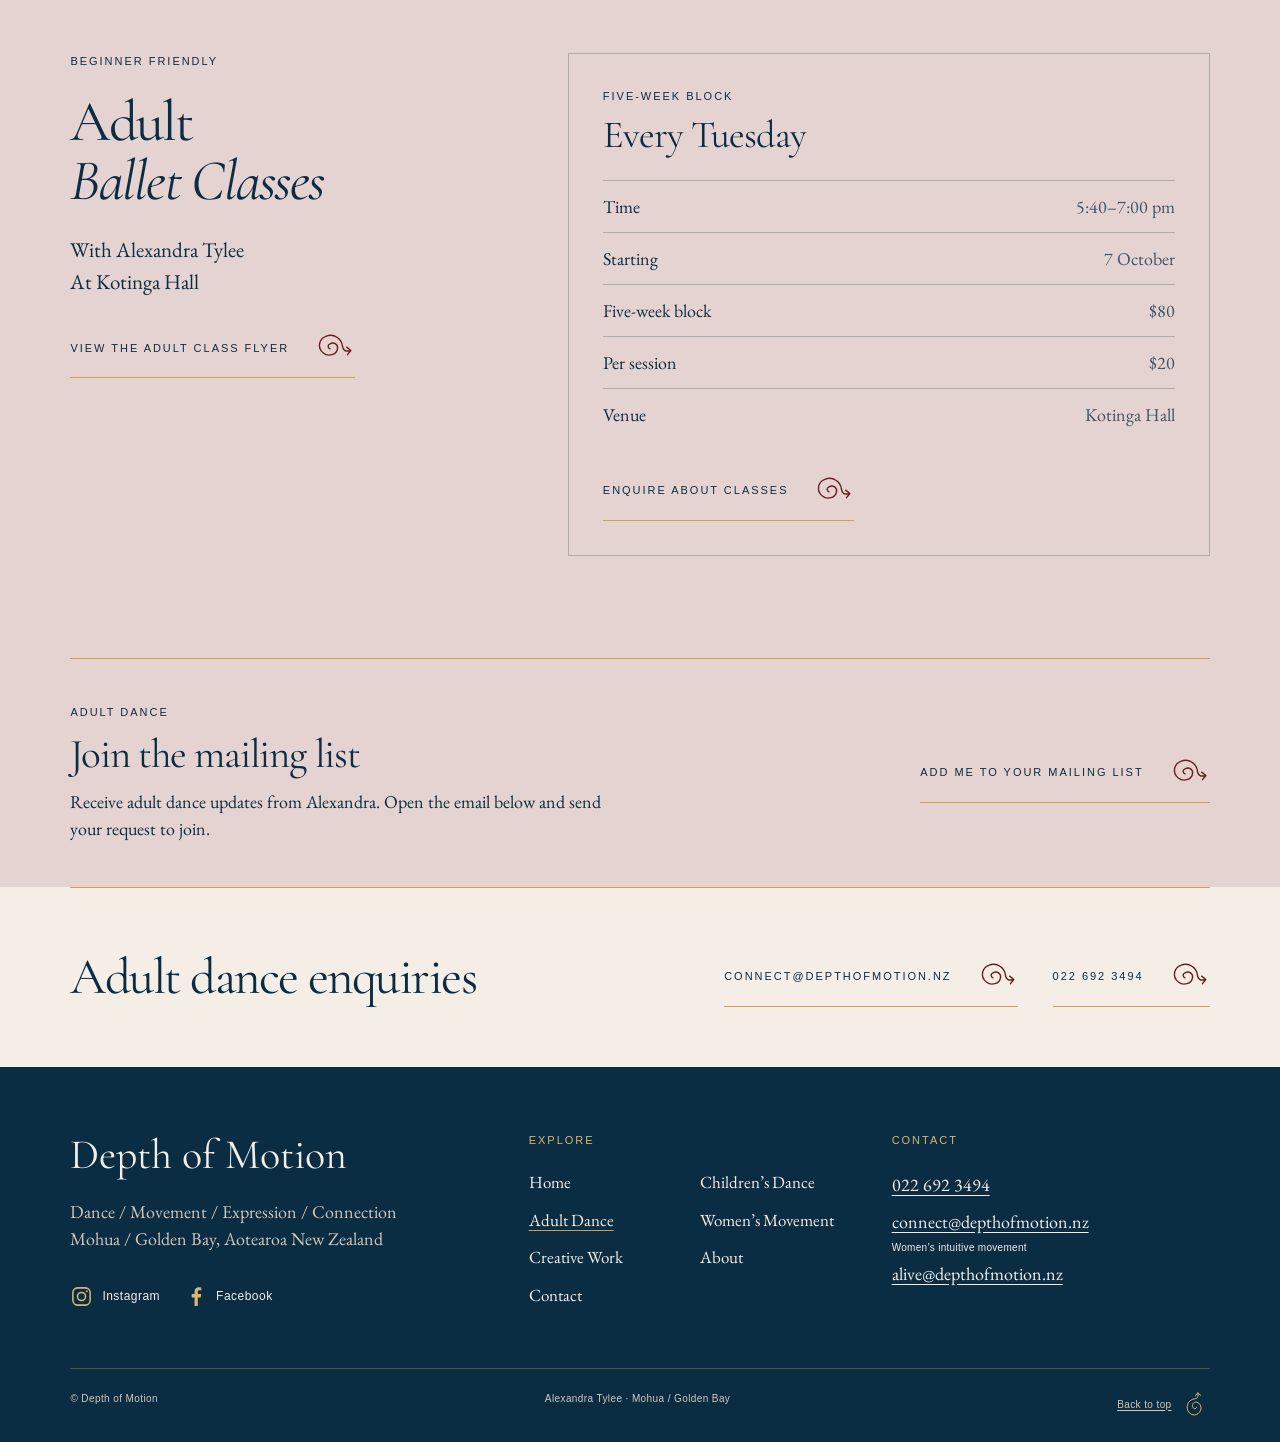
<file: adult-dance.html>
<!doctype html>
<html lang="en-NZ">
<head>
  <meta charset="utf-8">
  <meta name="viewport" content="width=device-width, initial-scale=1">
  <meta name="theme-color" content="#0B2D44">
  <title>Adult Ballet &amp; Contemporary | Depth of Motion</title>
  <meta name="description" content="Adult ballet and contemporary dance with Alexandra Tylee. Beginner-friendly ballet at Kotinga Hall: Tuesdays 5:40–7:00 pm, $80 for five weeks or $20 per session.">
  <link rel="stylesheet" href="assets/fonts/fonts.css">
  <link rel="stylesheet" href="assets/css/styles.css">
  <script src="assets/js/main.js" defer></script>
</head>
<body class="adult">
  <a class="skip-link" href="#main">Skip to content</a>
  <header class="site-header">
    <div class="header-inner">
      <a class="brand" href="index.html" aria-label="Depth of Motion — home"><span class="brand-name">Depth of Motion</span></a>
      <button class="nav-toggle" type="button" aria-controls="site-navigation" aria-expanded="false"><span data-menu-label>Menu</span><span data-menu-icon aria-hidden="true">+</span></button>
      <nav class="site-nav" id="site-navigation" aria-label="Main navigation">
          <a href="index.html">Home</a>
          <a href="childrens-dance.html">Children’s Dance</a>
          <a href="adult-dance.html" aria-current="page">Adult Dance</a>
          <a href="womens-movement.html">Women’s Movement</a>
          <a href="creative-work.html">Creative Work</a>
          <a href="about.html">About</a>
          <a href="about.html#contact" class="nav-contact">Contact</a>
      </nav>
    </div>
  </header>
  <main id="main">

    <section class="page-hero" aria-labelledby="page-title"><div class="page-hero-copy"><span class="eyebrow">Kotinga Hall / Alexandra Tylee</span><h1 id="page-title">Adult<br><em>Dance</em></h1><p class="intro">Come and move, explore and reconnect with your body through ballet and contemporary dance.</p><a class="text-link" href="#practice">Ballet &amp; contemporary<svg class="spiral-arrow" viewBox="0 0 48 40" fill="none" stroke="currentColor" stroke-width="1.7" stroke-linecap="round" stroke-linejoin="round" aria-hidden="true" focusable="false"><path d="M18 21c-3-1-3-5 0-6 5-3 10 1 9 6-1 7-11 10-17 5C2 20 5 9 13 6c10-4 19 3 20 12 .5 4 3 7 10 5m-5-4 5 4-4 5"/></svg></a></div><figure class="page-hero-media"><img src="assets/images/adult-dance.jpg" alt="A dancer turning on a dark stage, with fabric tracing the movement." width="2000" height="1333" fetchpriority="high"><figcaption>Photography: Ahmad Odeh / Unsplash</figcaption></figure></section>
    <nav class="jump-nav wrap" aria-label="On this page"><a href="#practice">Ballet &amp; contemporary</a><a href="#classes">Adult ballet classes</a><a href="#mailing-list">Mailing list</a><a href="#enquiries">Enquiries</a></nav>
    <section class="wrap section intro-grid" id="practice" aria-labelledby="practice-title"><div><span class="eyebrow">Adult dance</span><h2 id="practice-title">Adult Ballet<br><em>&amp; Contemporary</em></h2><figure class="biography-photo uncropped"><img src="assets/images/contemporary-ensemble.jpg" alt="Four dancers extending their arms and legs across a dark stage in a black-and-white photograph." width="2000" height="1085" loading="lazy"></figure></div><div class="prose"><p>These sessions bring together dance technique, musicality and creative movement with a more embodied, somatic approach. We work with the foundations of ballet and contemporary dance while also exploring breath, sensation, weight, space and the natural intelligence of the body.</p>
<p>Classes offer a chance to develop strength, coordination, flexibility and confidence, while leaving room for curiosity, expression and individuality. You don’t need to be a professional dancer, or even have extensive experience. Whether you’re returning to dance, continuing a long-standing practice, or simply want to move in a deeper and more creative way, you are welcome.</p>
<p>Expect thoughtful teaching, beautiful music, a little challenge, and space to discover how you want to move.</p></div></section>
    <section class="tinted-section section" id="classes" aria-labelledby="classes-title"><div class="wrap schedule-layout"><div><span class="eyebrow">Beginner friendly</span><h2 id="classes-title">Adult<br><em>Ballet Classes</em></h2><p>With Alexandra Tylee<br>At Kotinga Hall</p><a class="text-link" href="assets/downloads/adult-ballet-classes.png">View the adult class flyer<svg class="spiral-arrow" viewBox="0 0 48 40" fill="none" stroke="currentColor" stroke-width="1.7" stroke-linecap="round" stroke-linejoin="round" aria-hidden="true" focusable="false"><path d="M18 21c-3-1-3-5 0-6 5-3 10 1 9 6-1 7-11 10-17 5C2 20 5 9 13 6c10-4 19 3 20 12 .5 4 3 7 10 5m-5-4 5 4-4 5"/></svg></a></div><div class="session-note"><span class="eyebrow">Five-week block</span><h3>Every Tuesday</h3><ul class="session-meta"><li>Time <span>5:40–7:00 pm</span></li><li>Starting <span>7 October</span></li><li>Five-week block <span>$80</span></li><li>Per session <span>$20</span></li><li>Venue <span>Kotinga Hall</span></li></ul><a class="text-link" href="mailto:connect@depthofmotion.nz?subject=Adult%20ballet%20class%20enquiry">Enquire about classes<svg class="spiral-arrow" viewBox="0 0 48 40" fill="none" stroke="currentColor" stroke-width="1.7" stroke-linecap="round" stroke-linejoin="round" aria-hidden="true" focusable="false"><path d="M18 21c-3-1-3-5 0-6 5-3 10 1 9 6-1 7-11 10-17 5C2 20 5 9 13 6c10-4 19 3 20 12 .5 4 3 7 10 5m-5-4 5 4-4 5"/></svg></a></div></div></section>
    <section class="mailing-list-section" id="mailing-list" aria-labelledby="mailing-list-title">
      <div class="wrap"><div class="mailing-list">
        <div><span class="eyebrow">Adult dance</span><h2 id="mailing-list-title">Join the mailing list</h2><p>Receive adult dance updates from Alexandra. Open the email below and send your request to join.</p></div>
        <a class="text-link" href="mailto:connect@depthofmotion.nz?subject=Adult%20dance%20mailing%20list&amp;body=Hi%20Alexandra%2C%0A%0APlease%20add%20me%20to%20your%20adult%20dance%20mailing%20list.%20I%20would%20like%20to%20receive%20class%20and%20session%20updates.%0A%0AThank%20you.">Add me to your mailing list<svg class="spiral-arrow" viewBox="0 0 48 40" fill="none" stroke="currentColor" stroke-width="1.7" stroke-linecap="round" stroke-linejoin="round" aria-hidden="true" focusable="false"><path d="M18 21c-3-1-3-5 0-6 5-3 10 1 9 6-1 7-11 10-17 5C2 20 5 9 13 6c10-4 19 3 20 12 .5 4 3 7 10 5m-5-4 5 4-4 5"/></svg></a>
      </div></div>
    </section>
    <div id="enquiries"><div class="wrap"><section class="invitation"><h2>Adult dance enquiries</h2><div class="contact-actions"><a class="text-link" href="mailto:connect@depthofmotion.nz">connect@depthofmotion.nz<svg class="spiral-arrow" viewBox="0 0 48 40" fill="none" stroke="currentColor" stroke-width="1.7" stroke-linecap="round" stroke-linejoin="round" aria-hidden="true" focusable="false"><path d="M18 21c-3-1-3-5 0-6 5-3 10 1 9 6-1 7-11 10-17 5C2 20 5 9 13 6c10-4 19 3 20 12 .5 4 3 7 10 5m-5-4 5 4-4 5"/></svg></a><a class="text-link" href="tel:+64226923494">022 692 3494<svg class="spiral-arrow" viewBox="0 0 48 40" fill="none" stroke="currentColor" stroke-width="1.7" stroke-linecap="round" stroke-linejoin="round" aria-hidden="true" focusable="false"><path d="M18 21c-3-1-3-5 0-6 5-3 10 1 9 6-1 7-11 10-17 5C2 20 5 9 13 6c10-4 19 3 20 12 .5 4 3 7 10 5m-5-4 5 4-4 5"/></svg></a></div></section></div></div>

  </main>
  <footer class="site-footer">
    <div class="footer-grid">
      <div><a class="footer-brand" href="index.html">Depth of Motion</a><p>Dance / Movement / Expression / Connection<br>Mohua / Golden Bay, Aotearoa New Zealand</p><nav class="social-links" aria-label="Social media"><a href="https://www.instagram.com/elemental_dancer_" aria-label="Depth of Motion on Instagram"><svg viewBox="0 0 24 24" fill="none" stroke="currentColor" stroke-width="1.6" aria-hidden="true" focusable="false"><rect x="3" y="3" width="18" height="18" rx="5"/><circle cx="12" cy="12" r="4.2"/><circle cx="17.5" cy="6.5" r="1" fill="currentColor" stroke="none"/></svg><span>Instagram</span></a><a href="https://www.facebook.com/ReAliTyDance5/" aria-label="Depth of Motion on Facebook"><svg viewBox="0 0 24 24" fill="currentColor" aria-hidden="true" focusable="false"><path d="M14.4 22v-9h3l.5-3.5h-3.5V7.3c0-1 .3-1.7 1.8-1.7H18V2.5c-.3 0-1.4-.2-2.6-.2-2.6 0-4.4 1.6-4.4 4.6v2.6H8V13h3v9z"/></svg><span>Facebook</span></a></nav></div>
      <div><p class="footer-label">Explore</p><nav class="footer-nav" aria-label="Footer navigation"><a href="index.html">Home</a>
          <a href="childrens-dance.html">Children’s Dance</a>
          <a href="adult-dance.html" aria-current="page">Adult Dance</a>
          <a href="womens-movement.html">Women’s Movement</a>
          <a href="creative-work.html">Creative Work</a>
          <a href="about.html">About</a>
          <a href="about.html#contact">Contact</a></nav></div>
      <div class="footer-contact"><p class="footer-label">Contact</p><a href="tel:+64226923494">022 692 3494</a><br><a href="mailto:connect@depthofmotion.nz">connect@depthofmotion.nz</a><p class="image-note">Women’s intuitive movement</p><a href="mailto:alive@depthofmotion.nz">alive@depthofmotion.nz</a></div>
    </div>
    <div class="footer-bottom"><span>© Depth of Motion</span><span>Alexandra Tylee · Mohua / Golden Bay</span><a class="back-to-top" href="#main">Back to top <svg class="spiral-arrow spiral-arrow--up" viewBox="0 0 48 40" fill="none" stroke="currentColor" stroke-width="1.7" stroke-linecap="round" stroke-linejoin="round" aria-hidden="true" focusable="false"><path d="M18 21c-3-1-3-5 0-6 5-3 10 1 9 6-1 7-11 10-17 5C2 20 5 9 13 6c10-4 19 3 20 12 .5 4 3 7 10 5m-5-4 5 4-4 5"/></svg></a></div>
  </footer>
</body>
</html>
</file>
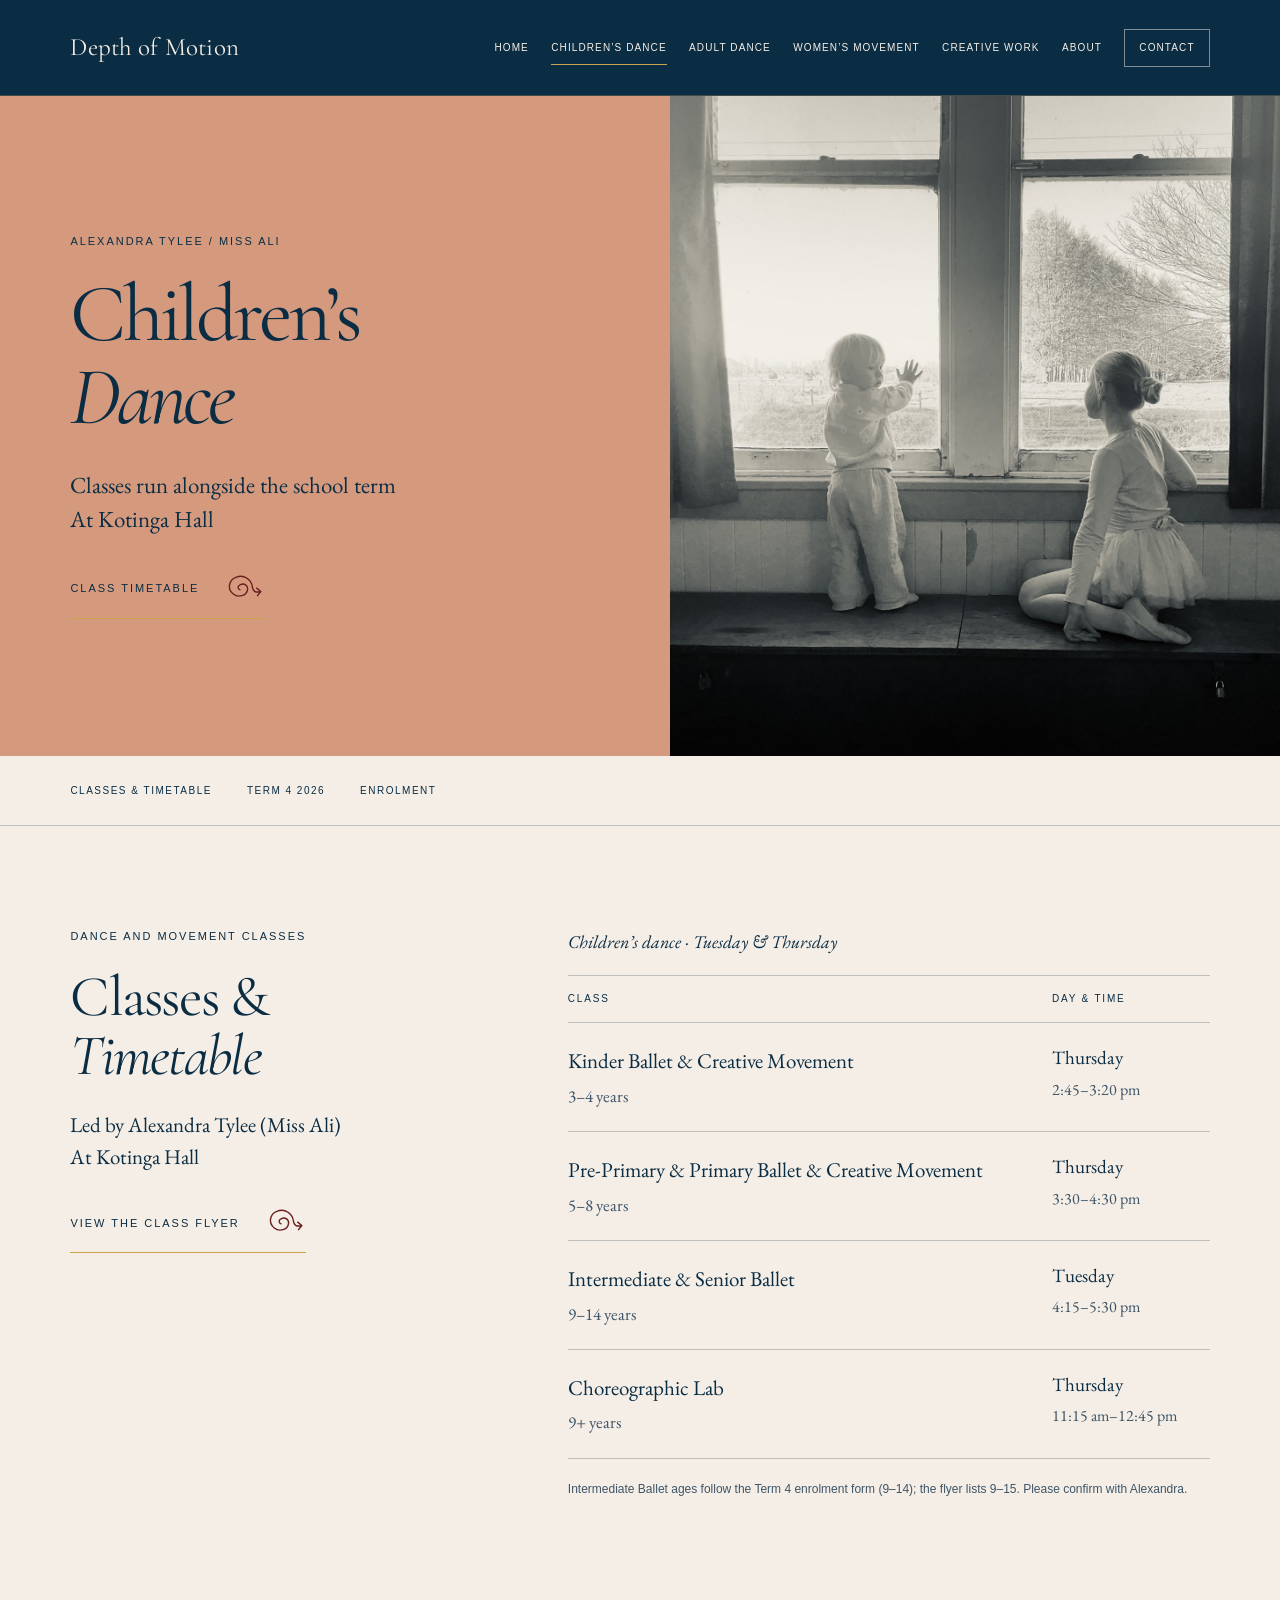
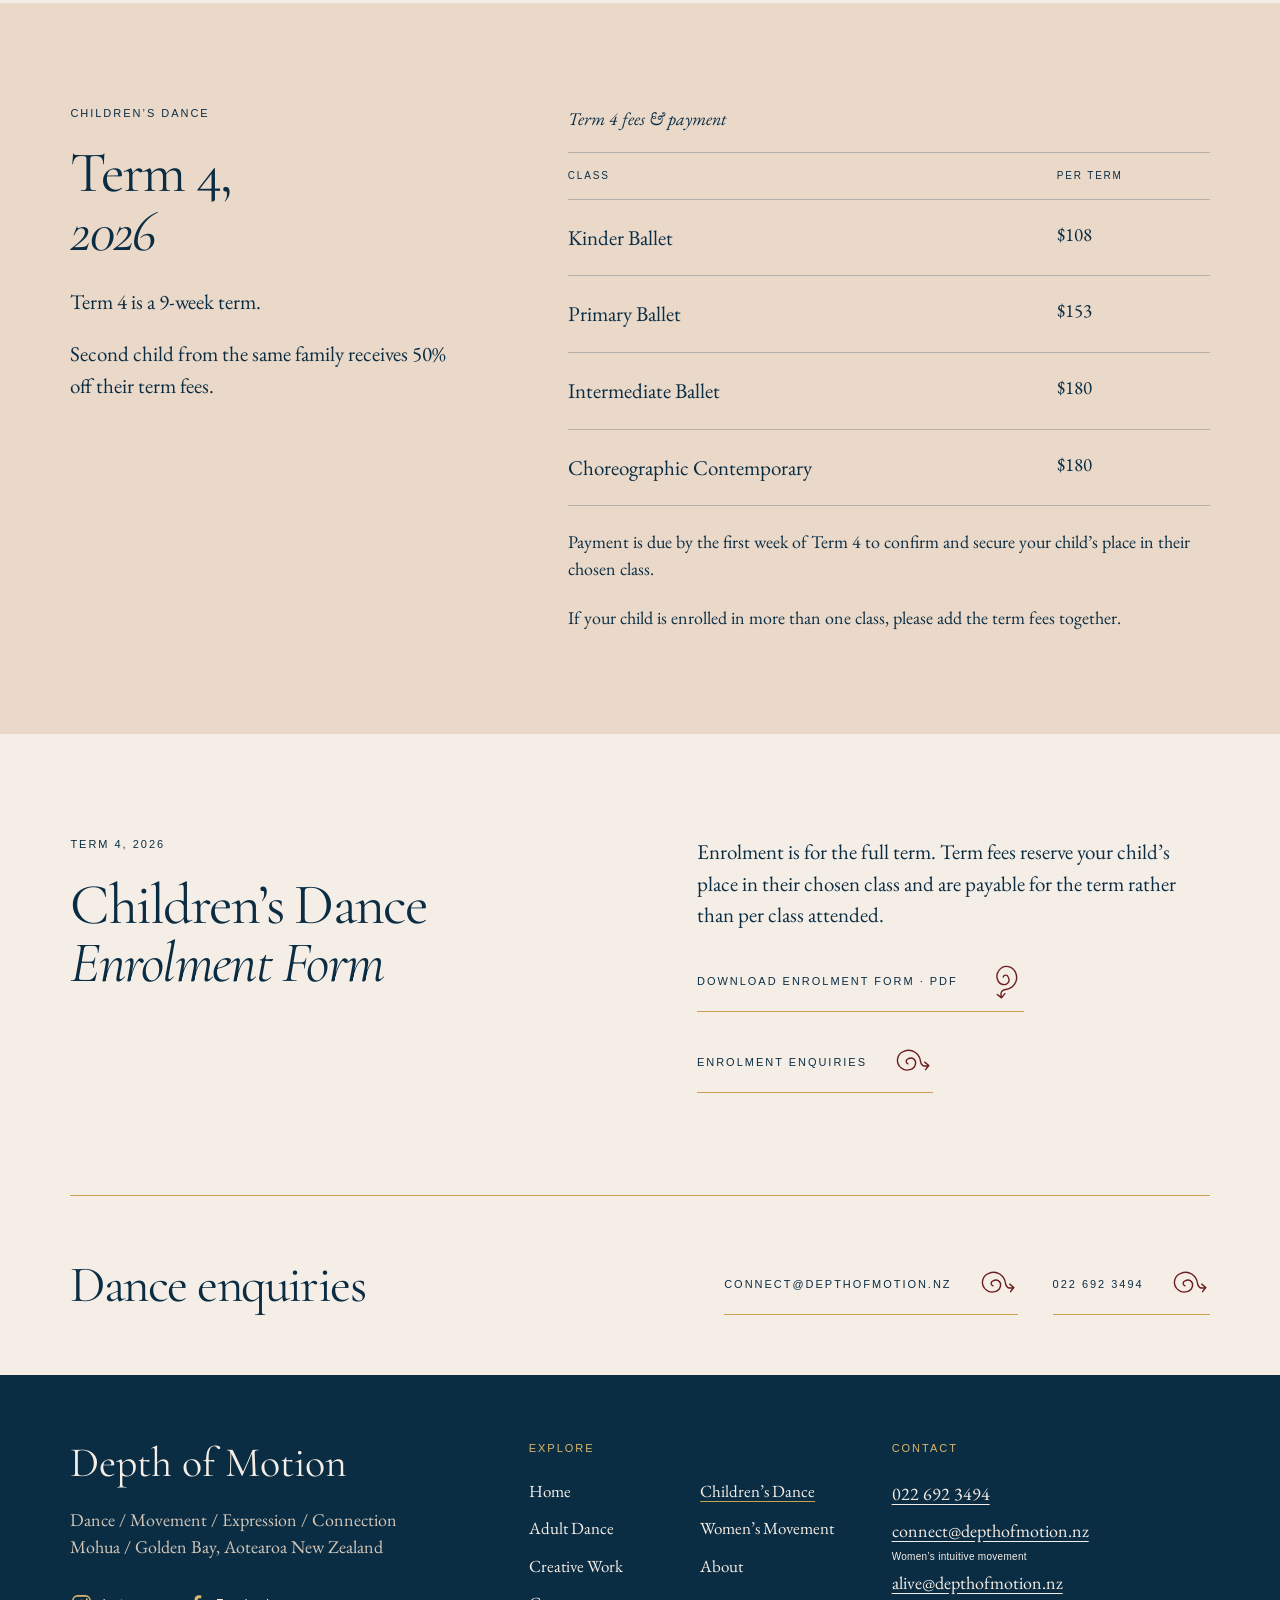
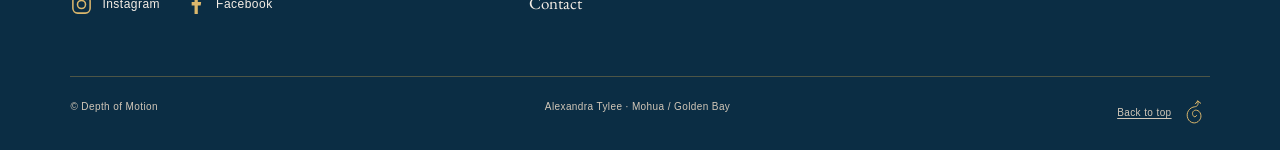
<file: childrens-dance.html>
<!doctype html>
<html lang="en-NZ">
<head>
  <meta charset="utf-8">
  <meta name="viewport" content="width=device-width, initial-scale=1">
  <meta name="theme-color" content="#0B2D44">
  <title>Children’s Dance | Term 4 2026 | Depth of Motion</title>
  <meta name="description" content="Children’s dance at Kotinga Hall with Alexandra Tylee. Class timetable, Term 4 2026 fees and the children’s dance enrolment form.">
  <link rel="stylesheet" href="assets/fonts/fonts.css">
  <link rel="stylesheet" href="assets/css/styles.css">
  <script src="assets/js/main.js" defer></script>
</head>
<body class="children">
  <a class="skip-link" href="#main">Skip to content</a>
  <header class="site-header">
    <div class="header-inner">
      <a class="brand" href="index.html" aria-label="Depth of Motion — home"><span class="brand-name">Depth of Motion</span></a>
      <button class="nav-toggle" type="button" aria-controls="site-navigation" aria-expanded="false"><span data-menu-label>Menu</span><span data-menu-icon aria-hidden="true">+</span></button>
      <nav class="site-nav" id="site-navigation" aria-label="Main navigation">
          <a href="index.html">Home</a>
          <a href="childrens-dance.html" aria-current="page">Children’s Dance</a>
          <a href="adult-dance.html">Adult Dance</a>
          <a href="womens-movement.html">Women’s Movement</a>
          <a href="creative-work.html">Creative Work</a>
          <a href="about.html">About</a>
          <a href="about.html#contact" class="nav-contact">Contact</a>
      </nav>
    </div>
  </header>
  <main id="main">

    <section class="page-hero" aria-labelledby="page-title"><div class="page-hero-copy"><span class="eyebrow">Alexandra Tylee / Miss Ali</span><h1 id="page-title">Children’s<br><em>Dance</em></h1><p class="intro">Classes run alongside the school term<br>At Kotinga Hall</p><a class="text-link" href="#timetable">Class timetable<svg class="spiral-arrow" viewBox="0 0 48 40" fill="none" stroke="currentColor" stroke-width="1.7" stroke-linecap="round" stroke-linejoin="round" aria-hidden="true" focusable="false"><path d="M18 21c-3-1-3-5 0-6 5-3 10 1 9 6-1 7-11 10-17 5C2 20 5 9 13 6c10-4 19 3 20 12 .5 4 3 7 10 5m-5-4 5 4-4 5"/></svg></a></div><figure class="page-hero-media"><img src="assets/images/childrens-ballet-window.jpg" alt="Two young children in ballet clothes looking through a sunlit hall window." width="2000" height="1500" fetchpriority="high"></figure></section>
    <nav class="jump-nav wrap" aria-label="On this page"><a href="#timetable">Classes & timetable</a><a href="#term">Term 4 2026</a><a href="#enrolment">Enrolment</a></nav>
    <section class="wrap section schedule-layout" id="timetable" aria-labelledby="timetable-title"><div><span class="eyebrow">Dance and Movement Classes</span><h2 id="timetable-title">Classes &amp;<br><em>Timetable</em></h2><p>Led by Alexandra Tylee (Miss Ali)<br>At Kotinga Hall</p><a class="text-link" href="assets/downloads/dance-and-movement-classes.png">View the class flyer<svg class="spiral-arrow" viewBox="0 0 48 40" fill="none" stroke="currentColor" stroke-width="1.7" stroke-linecap="round" stroke-linejoin="round" aria-hidden="true" focusable="false"><path d="M18 21c-3-1-3-5 0-6 5-3 10 1 9 6-1 7-11 10-17 5C2 20 5 9 13 6c10-4 19 3 20 12 .5 4 3 7 10 5m-5-4 5 4-4 5"/></svg></a></div><div><table class="schedule-table"><caption>Children’s dance · Tuesday &amp; Thursday</caption><thead><tr><th scope="col">Class</th><th scope="col">Day &amp; time</th></tr></thead><tbody><tr><th scope="row">Kinder Ballet &amp; Creative Movement<small>3–4 years</small></th><td>Thursday<small>2:45–3:20 pm</small></td></tr><tr><th scope="row">Pre-Primary &amp; Primary Ballet &amp; Creative Movement<small>5–8 years</small></th><td>Thursday<small>3:30–4:30 pm</small></td></tr><tr><th scope="row">Intermediate &amp; Senior Ballet<small>9–14 years</small></th><td>Tuesday<small>4:15–5:30 pm</small></td></tr><tr><th scope="row">Choreographic Lab<small>9+ years</small></th><td>Thursday<small>11:15 am–12:45 pm</small></td></tr></tbody></table><p class="source-note">Intermediate Ballet ages follow the Term 4 enrolment form (9–14); the flyer lists 9–15. Please confirm with Alexandra.</p></div></section>
    <section class="tinted-section section" id="term" aria-labelledby="term-title"><div class="wrap schedule-layout"><div><span class="eyebrow">Children’s Dance</span><h2 id="term-title">Term 4,<br><em>2026</em></h2><p>Term 4 is a 9-week term.</p><p>Second child from the same family receives 50% off their term fees.</p></div><div><table class="schedule-table"><caption>Term 4 fees &amp; payment</caption><thead><tr><th scope="col">Class</th><th scope="col">Per term</th></tr></thead><tbody><tr><th scope="row">Kinder Ballet</th><td>$108</td></tr><tr><th scope="row">Primary Ballet</th><td>$153</td></tr><tr><th scope="row">Intermediate Ballet</th><td>$180</td></tr><tr><th scope="row">Choreographic Contemporary</th><td>$180</td></tr></tbody></table><p class="term-note">Payment is due by the first week of Term 4 to confirm and secure your child’s place in their chosen class.</p><p class="term-note">If your child is enrolled in more than one class, please add the term fees together.</p></div></div></section>
    <section class="wrap section private-section" id="enrolment" aria-labelledby="enrolment-title"><div><span class="eyebrow">Term 4, 2026</span><h2 id="enrolment-title">Children’s Dance<br><em>Enrolment Form</em></h2></div><div><p>Enrolment is for the full term. Term fees reserve your child’s place in their chosen class and are payable for the term rather than per class attended.</p><a class="text-link" href="assets/downloads/term-4-2026-childrens-dance-enrolment.pdf" download>Download enrolment form · PDF<svg class="spiral-arrow spiral-arrow--down" viewBox="0 0 48 40" fill="none" stroke="currentColor" stroke-width="1.7" stroke-linecap="round" stroke-linejoin="round" aria-hidden="true" focusable="false"><path d="M18 21c-3-1-3-5 0-6 5-3 10 1 9 6-1 7-11 10-17 5C2 20 5 9 13 6c10-4 19 3 20 12 .5 4 3 7 10 5m-5-4 5 4-4 5"/></svg></a><div class="contact-actions"><a class="text-link" href="mailto:connect@depthofmotion.nz">Enrolment enquiries<svg class="spiral-arrow" viewBox="0 0 48 40" fill="none" stroke="currentColor" stroke-width="1.7" stroke-linecap="round" stroke-linejoin="round" aria-hidden="true" focusable="false"><path d="M18 21c-3-1-3-5 0-6 5-3 10 1 9 6-1 7-11 10-17 5C2 20 5 9 13 6c10-4 19 3 20 12 .5 4 3 7 10 5m-5-4 5 4-4 5"/></svg></a></div></div></section>
    <div class="wrap"><section class="invitation"><h2>Dance enquiries</h2><div class="contact-actions"><a class="text-link" href="mailto:connect@depthofmotion.nz">connect@depthofmotion.nz<svg class="spiral-arrow" viewBox="0 0 48 40" fill="none" stroke="currentColor" stroke-width="1.7" stroke-linecap="round" stroke-linejoin="round" aria-hidden="true" focusable="false"><path d="M18 21c-3-1-3-5 0-6 5-3 10 1 9 6-1 7-11 10-17 5C2 20 5 9 13 6c10-4 19 3 20 12 .5 4 3 7 10 5m-5-4 5 4-4 5"/></svg></a><a class="text-link" href="tel:+64226923494">022 692 3494<svg class="spiral-arrow" viewBox="0 0 48 40" fill="none" stroke="currentColor" stroke-width="1.7" stroke-linecap="round" stroke-linejoin="round" aria-hidden="true" focusable="false"><path d="M18 21c-3-1-3-5 0-6 5-3 10 1 9 6-1 7-11 10-17 5C2 20 5 9 13 6c10-4 19 3 20 12 .5 4 3 7 10 5m-5-4 5 4-4 5"/></svg></a></div></section></div>

  </main>
  <footer class="site-footer">
    <div class="footer-grid">
      <div><a class="footer-brand" href="index.html">Depth of Motion</a><p>Dance / Movement / Expression / Connection<br>Mohua / Golden Bay, Aotearoa New Zealand</p><nav class="social-links" aria-label="Social media"><a href="https://www.instagram.com/elemental_dancer_" aria-label="Depth of Motion on Instagram"><svg viewBox="0 0 24 24" fill="none" stroke="currentColor" stroke-width="1.6" aria-hidden="true" focusable="false"><rect x="3" y="3" width="18" height="18" rx="5"/><circle cx="12" cy="12" r="4.2"/><circle cx="17.5" cy="6.5" r="1" fill="currentColor" stroke="none"/></svg><span>Instagram</span></a><a href="https://www.facebook.com/ReAliTyDance5/" aria-label="Depth of Motion on Facebook"><svg viewBox="0 0 24 24" fill="currentColor" aria-hidden="true" focusable="false"><path d="M14.4 22v-9h3l.5-3.5h-3.5V7.3c0-1 .3-1.7 1.8-1.7H18V2.5c-.3 0-1.4-.2-2.6-.2-2.6 0-4.4 1.6-4.4 4.6v2.6H8V13h3v9z"/></svg><span>Facebook</span></a></nav></div>
      <div><p class="footer-label">Explore</p><nav class="footer-nav" aria-label="Footer navigation"><a href="index.html">Home</a>
          <a href="childrens-dance.html" aria-current="page">Children’s Dance</a>
          <a href="adult-dance.html">Adult Dance</a>
          <a href="womens-movement.html">Women’s Movement</a>
          <a href="creative-work.html">Creative Work</a>
          <a href="about.html">About</a>
          <a href="about.html#contact">Contact</a></nav></div>
      <div class="footer-contact"><p class="footer-label">Contact</p><a href="tel:+64226923494">022 692 3494</a><br><a href="mailto:connect@depthofmotion.nz">connect@depthofmotion.nz</a><p class="image-note">Women’s intuitive movement</p><a href="mailto:alive@depthofmotion.nz">alive@depthofmotion.nz</a></div>
    </div>
    <div class="footer-bottom"><span>© Depth of Motion</span><span>Alexandra Tylee · Mohua / Golden Bay</span><a class="back-to-top" href="#main">Back to top <svg class="spiral-arrow spiral-arrow--up" viewBox="0 0 48 40" fill="none" stroke="currentColor" stroke-width="1.7" stroke-linecap="round" stroke-linejoin="round" aria-hidden="true" focusable="false"><path d="M18 21c-3-1-3-5 0-6 5-3 10 1 9 6-1 7-11 10-17 5C2 20 5 9 13 6c10-4 19 3 20 12 .5 4 3 7 10 5m-5-4 5 4-4 5"/></svg></a></div>
  </footer>
</body>
</html>
</file>
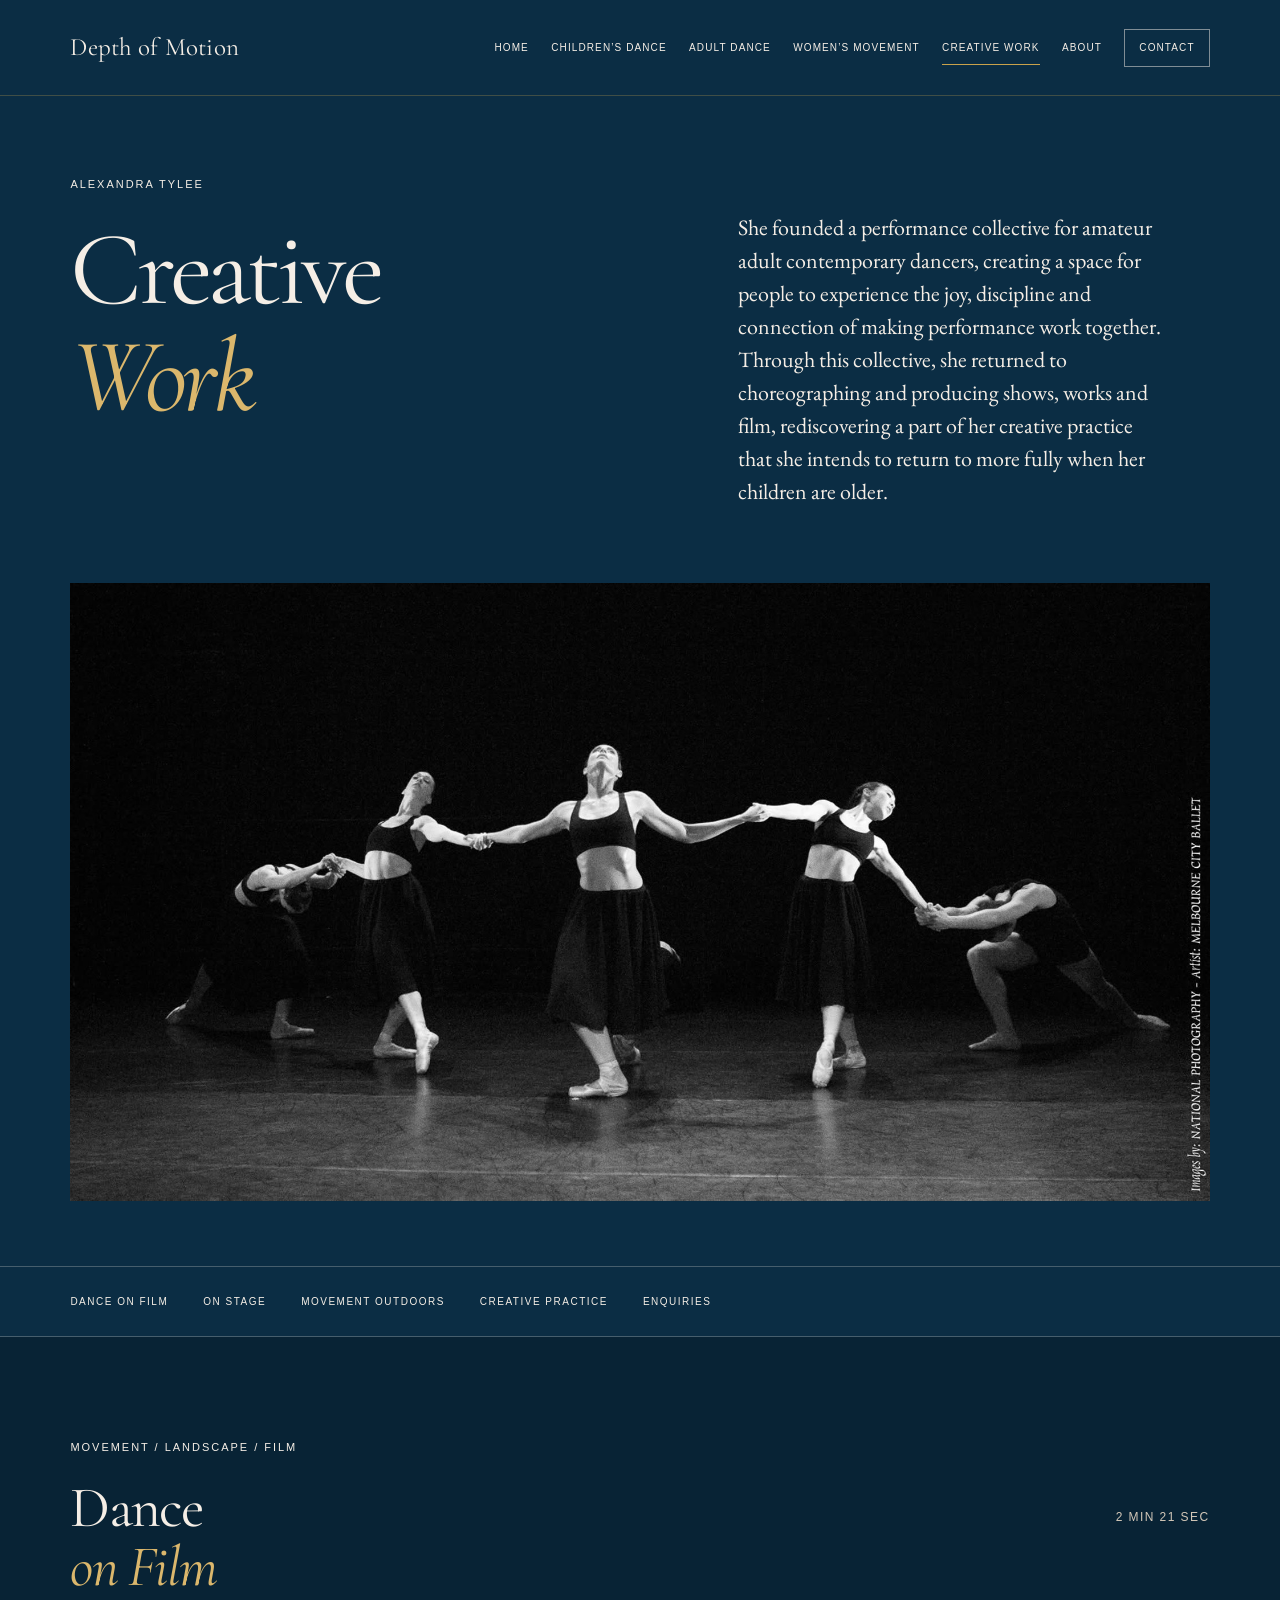
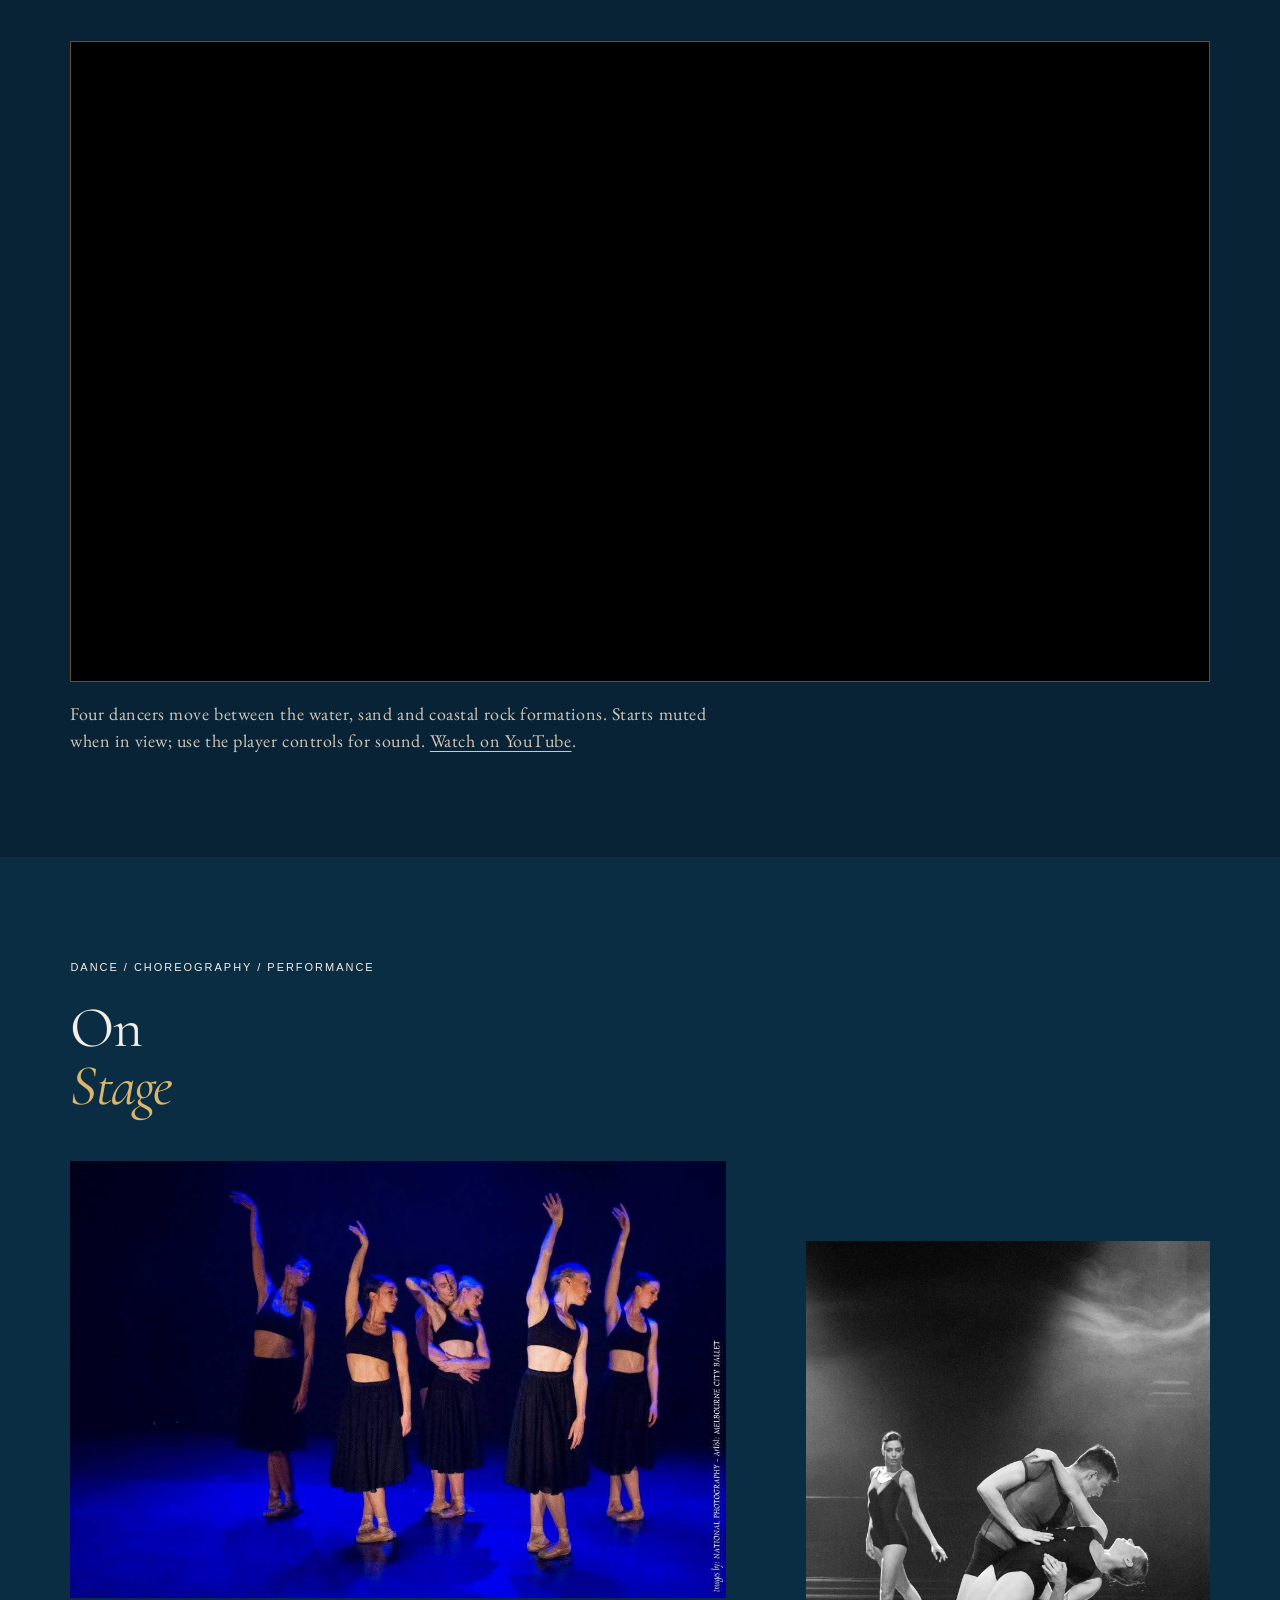
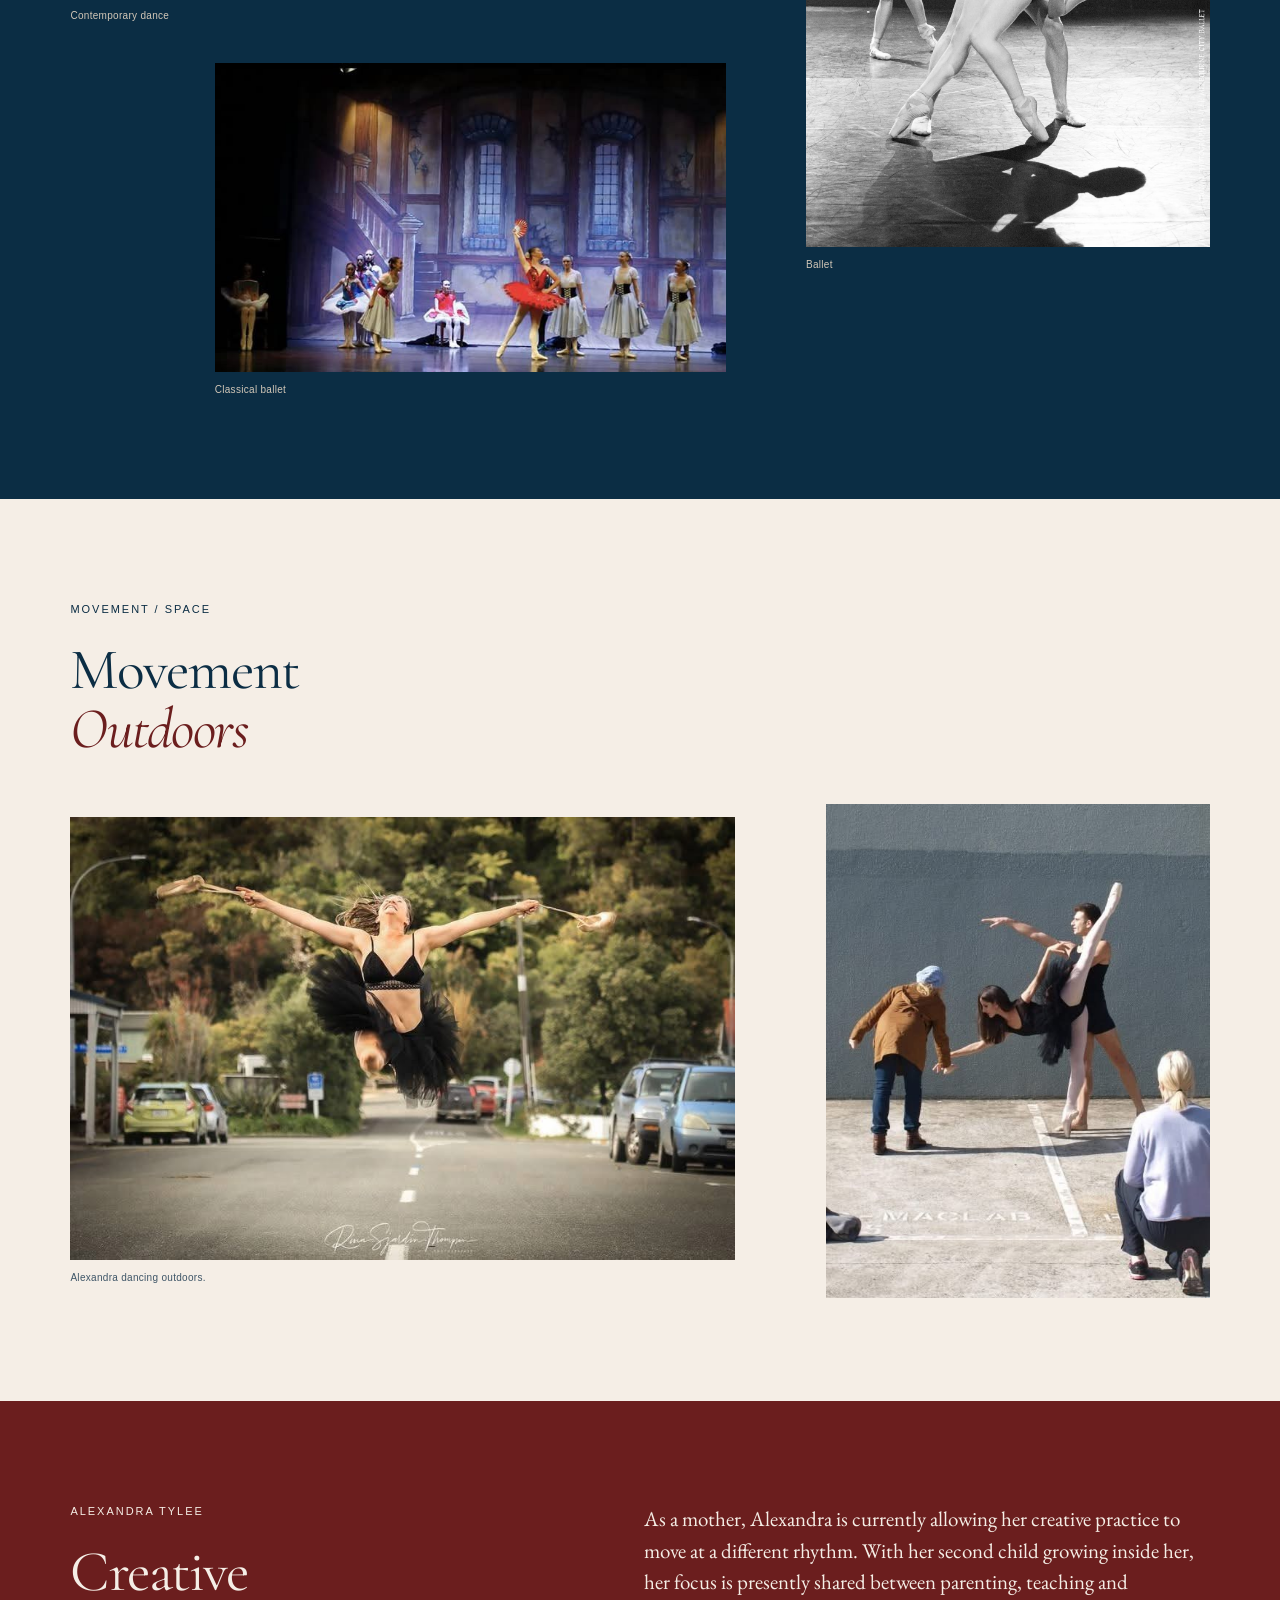
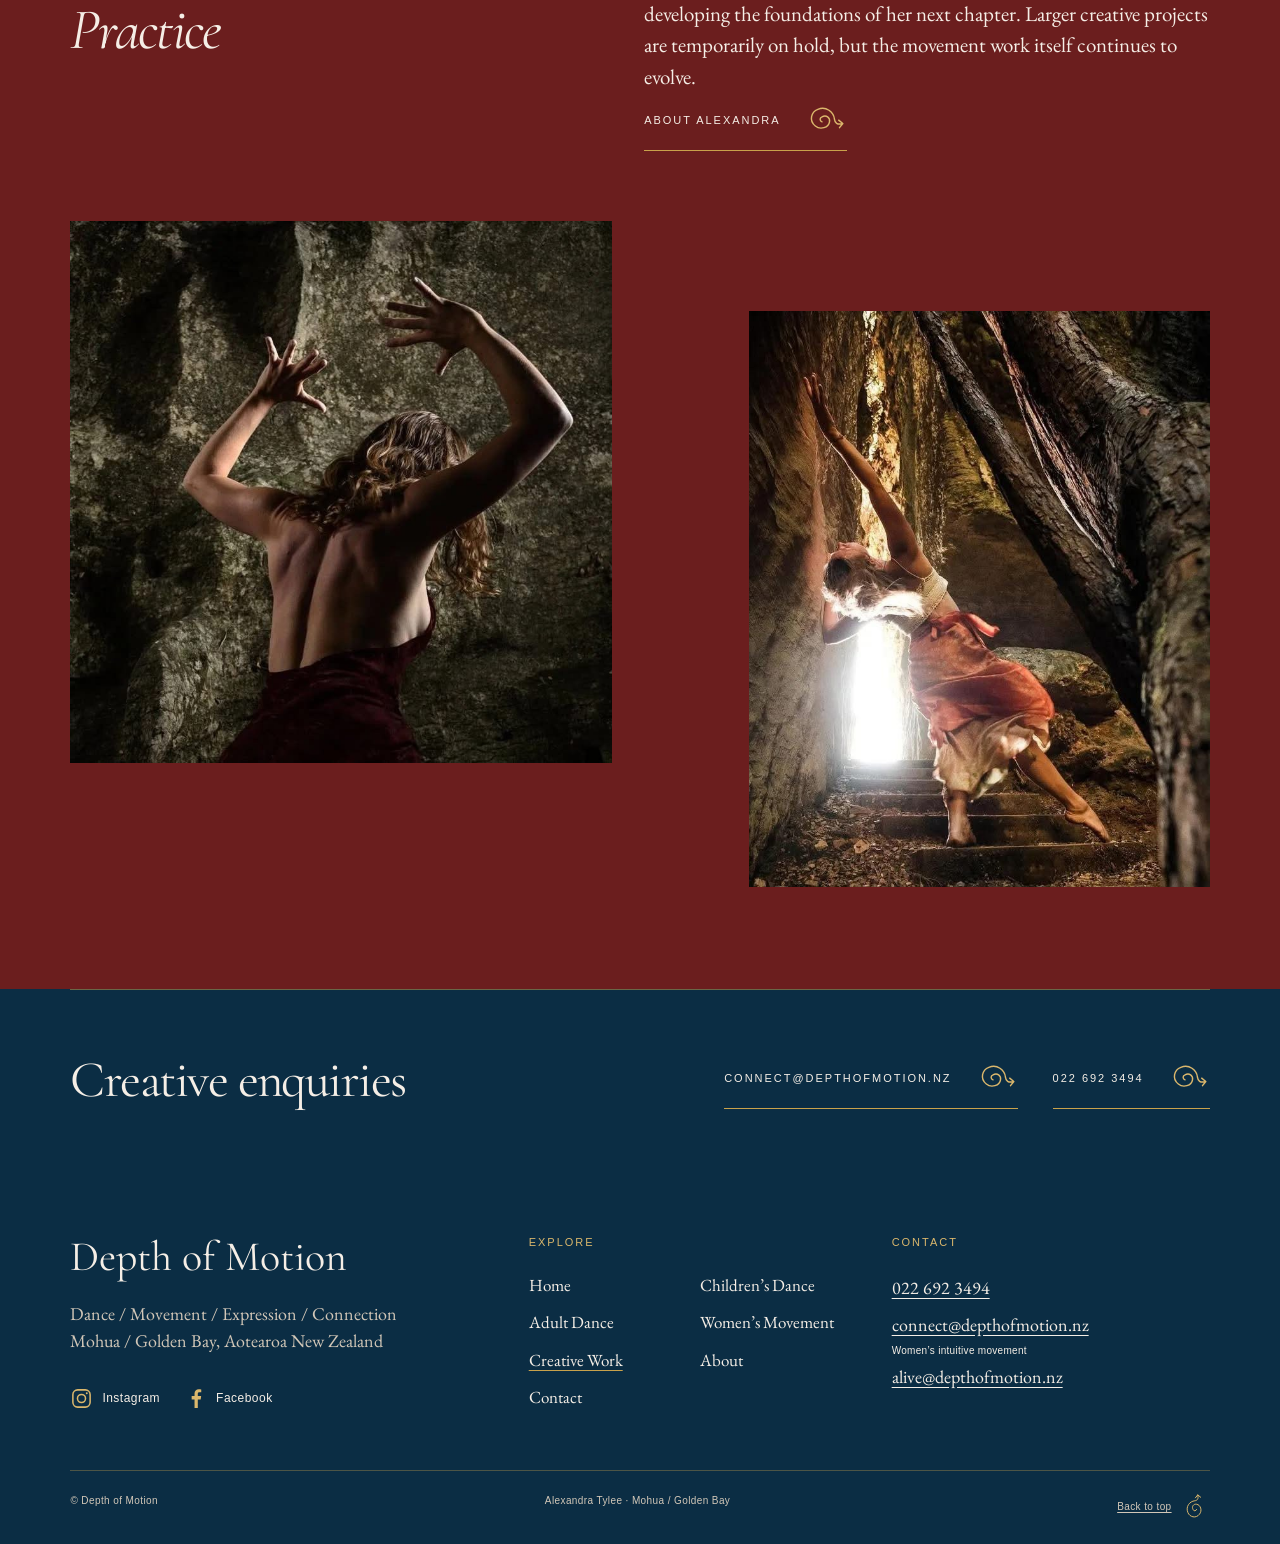
<file: creative-work.html>
<!doctype html>
<html lang="en-NZ">
<head>
  <meta charset="utf-8">
  <meta name="viewport" content="width=device-width, initial-scale=1">
  <meta name="theme-color" content="#0B2D44">
  <title>Creative Work | Alexandra Tylee | Depth of Motion</title>
  <meta name="description" content="Alexandra Tylee’s dance, choreography and performance work, with stage photographs, movement outdoors and a dance film. Depth of Motion, Mohua / Golden Bay.">
  <link rel="stylesheet" href="assets/fonts/fonts.css">
  <link rel="stylesheet" href="assets/css/styles.css">
  <script src="assets/js/main.js" defer></script>
  <script src="assets/js/creative-film.js" defer></script>
</head>
<body class="creative">
  <a class="skip-link" href="#main">Skip to content</a>
  <header class="site-header">
    <div class="header-inner">
      <a class="brand" href="index.html" aria-label="Depth of Motion — home"><span class="brand-name">Depth of Motion</span></a>
      <button class="nav-toggle" type="button" aria-controls="site-navigation" aria-expanded="false"><span data-menu-label>Menu</span><span data-menu-icon aria-hidden="true">+</span></button>
      <nav class="site-nav" id="site-navigation" aria-label="Main navigation">
          <a href="index.html">Home</a>
          <a href="childrens-dance.html">Children’s Dance</a>
          <a href="adult-dance.html">Adult Dance</a>
          <a href="womens-movement.html">Women’s Movement</a>
          <a href="creative-work.html" aria-current="page">Creative Work</a>
          <a href="about.html">About</a>
          <a href="about.html#contact" class="nav-contact">Contact</a>
      </nav>
    </div>
  </header>
  <main id="main">

    <section class="wrap creative-hero" aria-labelledby="page-title"><div><span class="eyebrow">Alexandra Tylee</span><h1 id="page-title">Creative<br><em>Work</em></h1></div><div class="intro"><p>She founded a performance collective for amateur adult contemporary dancers, creating a space for people to experience the joy, discipline and connection of making performance work together. Through this collective, she returned to choreographing and producing shows, works and film, rediscovering a part of her creative practice that she intends to return to more fully when her children are older.</p></div></section>
    <figure class="wrap creative-lead-image"><img src="assets/images/contemporary-ensemble.jpg" alt="Four dancers extending their arms and legs across a dark stage in a black-and-white photograph." width="2000" height="1085" loading="eager"></figure>
    <nav class="jump-nav wrap" aria-label="On this page"><a href="#film">Dance on film</a><a href="#stage">On stage</a><a href="#outdoors">Movement outdoors</a><a href="#practice">Creative practice</a><a href="#enquiries">Enquiries</a></nav>
    <section class="creative-film section" id="film" aria-labelledby="film-title"><div class="wrap"><div class="section-head"><div><span class="eyebrow">Movement / Landscape / Film</span><h2 id="film-title">Dance<br><em>on Film</em></h2></div><p class="film-duration">2 min 21 sec</p></div><figure class="creative-film-player"><iframe id="creative-film-embed" src="https://www.youtube-nocookie.com/embed/dOwCgA31fg4?enablejsapi=1&amp;playsinline=1" title="Depth of Motion — dance film on the shoreline" width="1280" height="720" loading="lazy" referrerpolicy="strict-origin-when-cross-origin" allow="autoplay; accelerometer; clipboard-write; encrypted-media; gyroscope; picture-in-picture; web-share" allowfullscreen aria-describedby="film-caption"></iframe><figcaption id="film-caption">Four dancers move between the water, sand and coastal rock formations. Starts muted when in view; use the player controls for sound. <a href="https://www.youtube.com/watch?v=dOwCgA31fg4">Watch on YouTube</a>.</figcaption></figure></div></section>
    <section class="wrap section creative-stage" id="stage" aria-labelledby="stage-title"><div class="section-head"><div><span class="eyebrow">Dance / Choreography / Performance</span><h2 id="stage-title">On<br><em>Stage</em></h2></div></div><div class="creative-stage-grid"><figure class="stage-wide"><img src="assets/images/contemporary-blue-stage.jpg" alt="Contemporary dancers reaching upward under blue stage lighting." width="1157" height="771" loading="lazy"><figcaption>Contemporary dance</figcaption></figure><figure class="stage-portrait"><img src="assets/images/alexandra-performance.jpg" alt="Dancers performing on stage in a black-and-white photograph." width="1333" height="2000" loading="lazy"><figcaption>Ballet</figcaption></figure><figure class="stage-small"><img src="assets/images/classical-ballet-stage.jpg" alt="A ballet ensemble performing in colourful costumes against a painted stage backdrop." width="693" height="418" loading="lazy"><figcaption>Classical ballet</figcaption></figure></div></section>
    <section class="creative-outdoors section" id="outdoors" aria-labelledby="outdoors-title"><div class="wrap"><div class="section-head"><div><span class="eyebrow">Movement / Space</span><h2 id="outdoors-title">Movement<br><em>Outdoors</em></h2></div></div><div class="creative-outdoor-grid"><figure class="outdoor-wide"><img src="assets/images/alexandra-dance.jpg" alt="Alexandra leaping with her arms extended on a tree-lined street." width="810" height="540" loading="lazy"><figcaption>Alexandra dancing outdoors.</figcaption></figure><figure class="outdoor-portrait"><img src="assets/images/adult-outdoor-dance.jpg" alt="A dancer lifting one leg beside other performers in an outdoor paved space." width="527" height="680" loading="lazy"></figure></div></div></section>
    <section class="collaboration-section section" id="practice" aria-labelledby="practice-title"><div class="wrap intro-grid"><div><span class="eyebrow">Alexandra Tylee</span><h2 id="practice-title">Creative<br><em>Practice</em></h2></div><div><p>As a mother, Alexandra is currently allowing her creative practice to move at a different rhythm. With her second child growing inside her, her focus is presently shared between parenting, teaching and developing the foundations of her next chapter. Larger creative projects are temporarily on hold, but the movement work itself continues to evolve.</p><a class="text-link" href="about.html">About Alexandra<svg class="spiral-arrow" viewBox="0 0 48 40" fill="none" stroke="currentColor" stroke-width="1.7" stroke-linecap="round" stroke-linejoin="round" aria-hidden="true" focusable="false"><path d="M18 21c-3-1-3-5 0-6 5-3 10 1 9 6-1 7-11 10-17 5C2 20 5 9 13 6c10-4 19 3 20 12 .5 4 3 7 10 5m-5-4 5 4-4 5"/></svg></a></div></div><div class="wrap creative-elemental-grid"><figure class=""><img src="assets/images/elemental-rock-movement.jpg" alt="A dancer with raised arms beside a textured rock wall." width="853" height="853" loading="lazy"></figure><figure class=""><img src="assets/images/elemental-stone-movement.jpg" alt="A dancer reaching upward in a stone passage filled with natural light." width="724" height="905" loading="lazy"></figure></div></section>
    <div class="wrap" id="enquiries"><section class="invitation"><h2>Creative enquiries</h2><div class="contact-actions"><a class="text-link" href="mailto:connect@depthofmotion.nz">connect@depthofmotion.nz<svg class="spiral-arrow" viewBox="0 0 48 40" fill="none" stroke="currentColor" stroke-width="1.7" stroke-linecap="round" stroke-linejoin="round" aria-hidden="true" focusable="false"><path d="M18 21c-3-1-3-5 0-6 5-3 10 1 9 6-1 7-11 10-17 5C2 20 5 9 13 6c10-4 19 3 20 12 .5 4 3 7 10 5m-5-4 5 4-4 5"/></svg></a><a class="text-link" href="tel:+64226923494">022 692 3494<svg class="spiral-arrow" viewBox="0 0 48 40" fill="none" stroke="currentColor" stroke-width="1.7" stroke-linecap="round" stroke-linejoin="round" aria-hidden="true" focusable="false"><path d="M18 21c-3-1-3-5 0-6 5-3 10 1 9 6-1 7-11 10-17 5C2 20 5 9 13 6c10-4 19 3 20 12 .5 4 3 7 10 5m-5-4 5 4-4 5"/></svg></a></div></section></div>

  </main>
  <footer class="site-footer">
    <div class="footer-grid">
      <div><a class="footer-brand" href="index.html">Depth of Motion</a><p>Dance / Movement / Expression / Connection<br>Mohua / Golden Bay, Aotearoa New Zealand</p><nav class="social-links" aria-label="Social media"><a href="https://www.instagram.com/elemental_dancer_" aria-label="Depth of Motion on Instagram"><svg viewBox="0 0 24 24" fill="none" stroke="currentColor" stroke-width="1.6" aria-hidden="true" focusable="false"><rect x="3" y="3" width="18" height="18" rx="5"/><circle cx="12" cy="12" r="4.2"/><circle cx="17.5" cy="6.5" r="1" fill="currentColor" stroke="none"/></svg><span>Instagram</span></a><a href="https://www.facebook.com/ReAliTyDance5/" aria-label="Depth of Motion on Facebook"><svg viewBox="0 0 24 24" fill="currentColor" aria-hidden="true" focusable="false"><path d="M14.4 22v-9h3l.5-3.5h-3.5V7.3c0-1 .3-1.7 1.8-1.7H18V2.5c-.3 0-1.4-.2-2.6-.2-2.6 0-4.4 1.6-4.4 4.6v2.6H8V13h3v9z"/></svg><span>Facebook</span></a></nav></div>
      <div><p class="footer-label">Explore</p><nav class="footer-nav" aria-label="Footer navigation"><a href="index.html">Home</a>
          <a href="childrens-dance.html">Children’s Dance</a>
          <a href="adult-dance.html">Adult Dance</a>
          <a href="womens-movement.html">Women’s Movement</a>
          <a href="creative-work.html" aria-current="page">Creative Work</a>
          <a href="about.html">About</a>
          <a href="about.html#contact">Contact</a></nav></div>
      <div class="footer-contact"><p class="footer-label">Contact</p><a href="tel:+64226923494">022 692 3494</a><br><a href="mailto:connect@depthofmotion.nz">connect@depthofmotion.nz</a><p class="image-note">Women’s intuitive movement</p><a href="mailto:alive@depthofmotion.nz">alive@depthofmotion.nz</a></div>
    </div>
    <div class="footer-bottom"><span>© Depth of Motion</span><span>Alexandra Tylee · Mohua / Golden Bay</span><a class="back-to-top" href="#main">Back to top <svg class="spiral-arrow spiral-arrow--up" viewBox="0 0 48 40" fill="none" stroke="currentColor" stroke-width="1.7" stroke-linecap="round" stroke-linejoin="round" aria-hidden="true" focusable="false"><path d="M18 21c-3-1-3-5 0-6 5-3 10 1 9 6-1 7-11 10-17 5C2 20 5 9 13 6c10-4 19 3 20 12 .5 4 3 7 10 5m-5-4 5 4-4 5"/></svg></a></div>
  </footer>
</body>
</html>
</file>
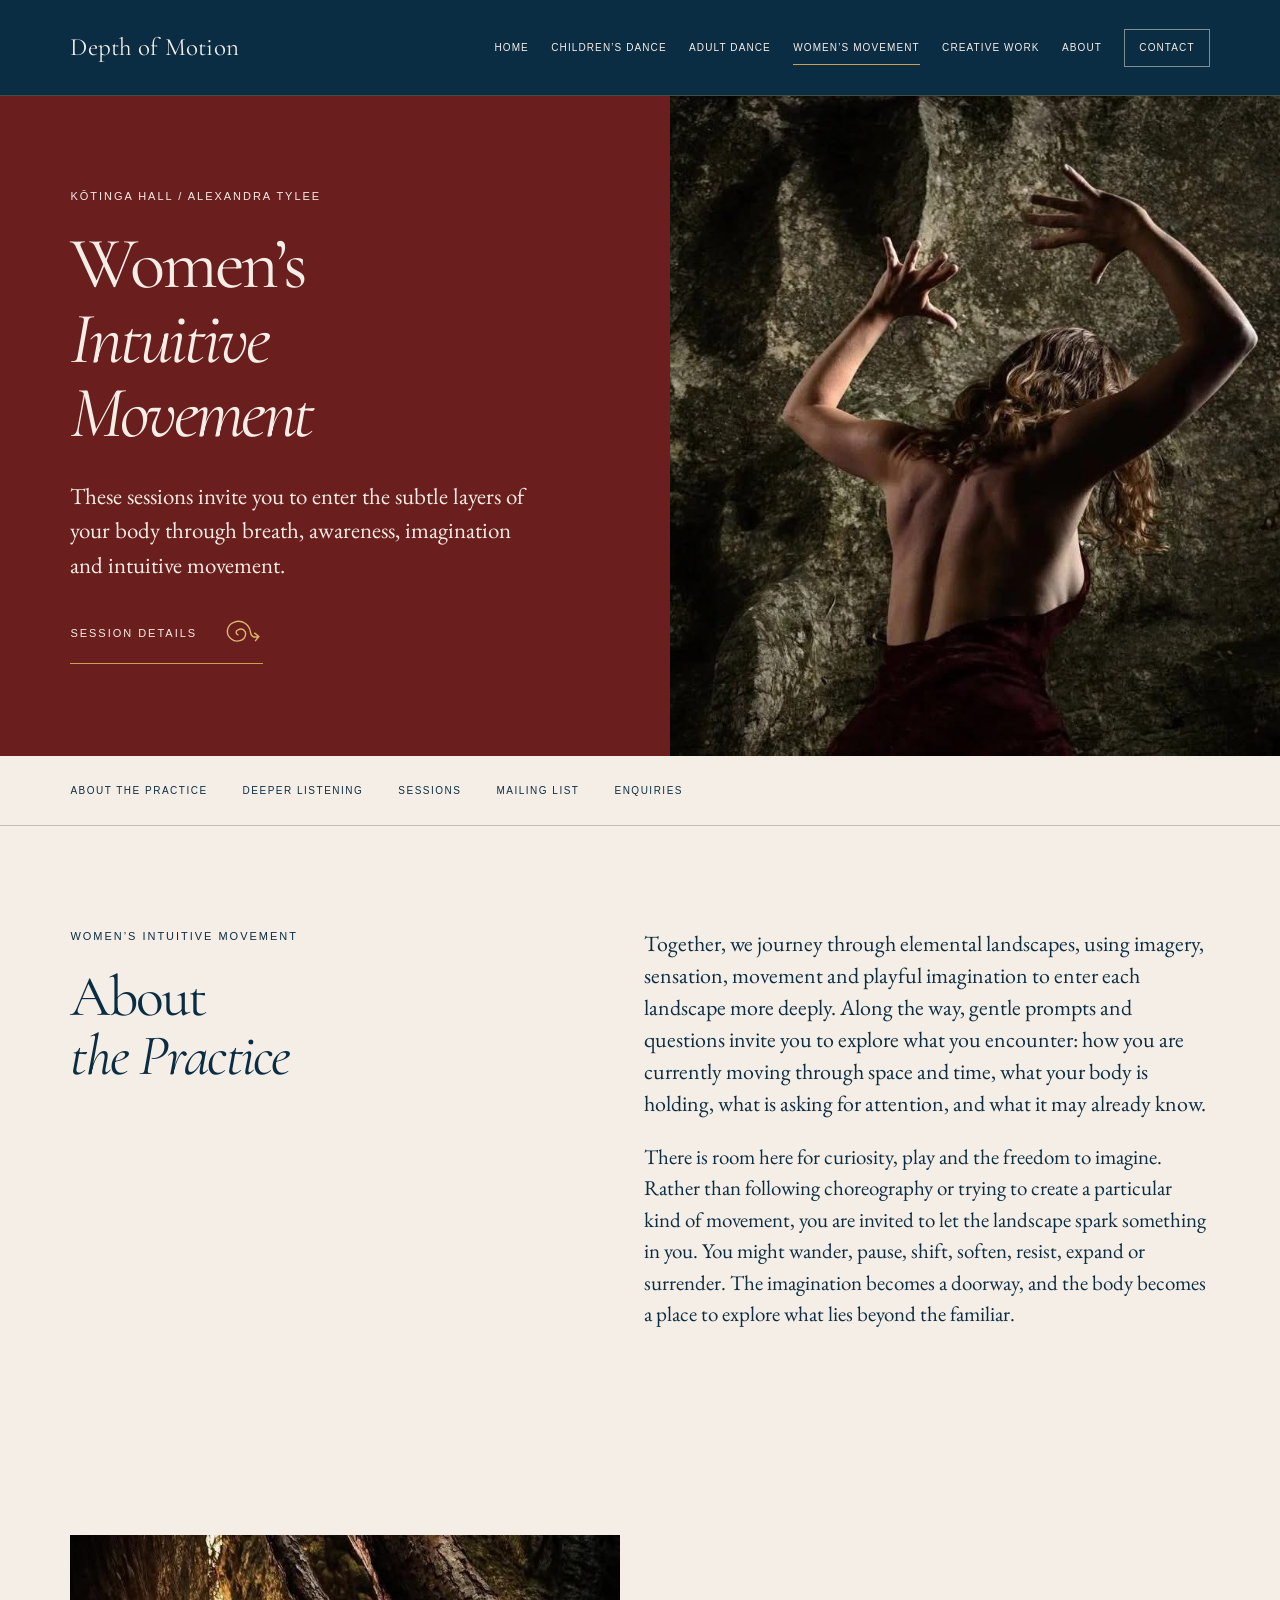
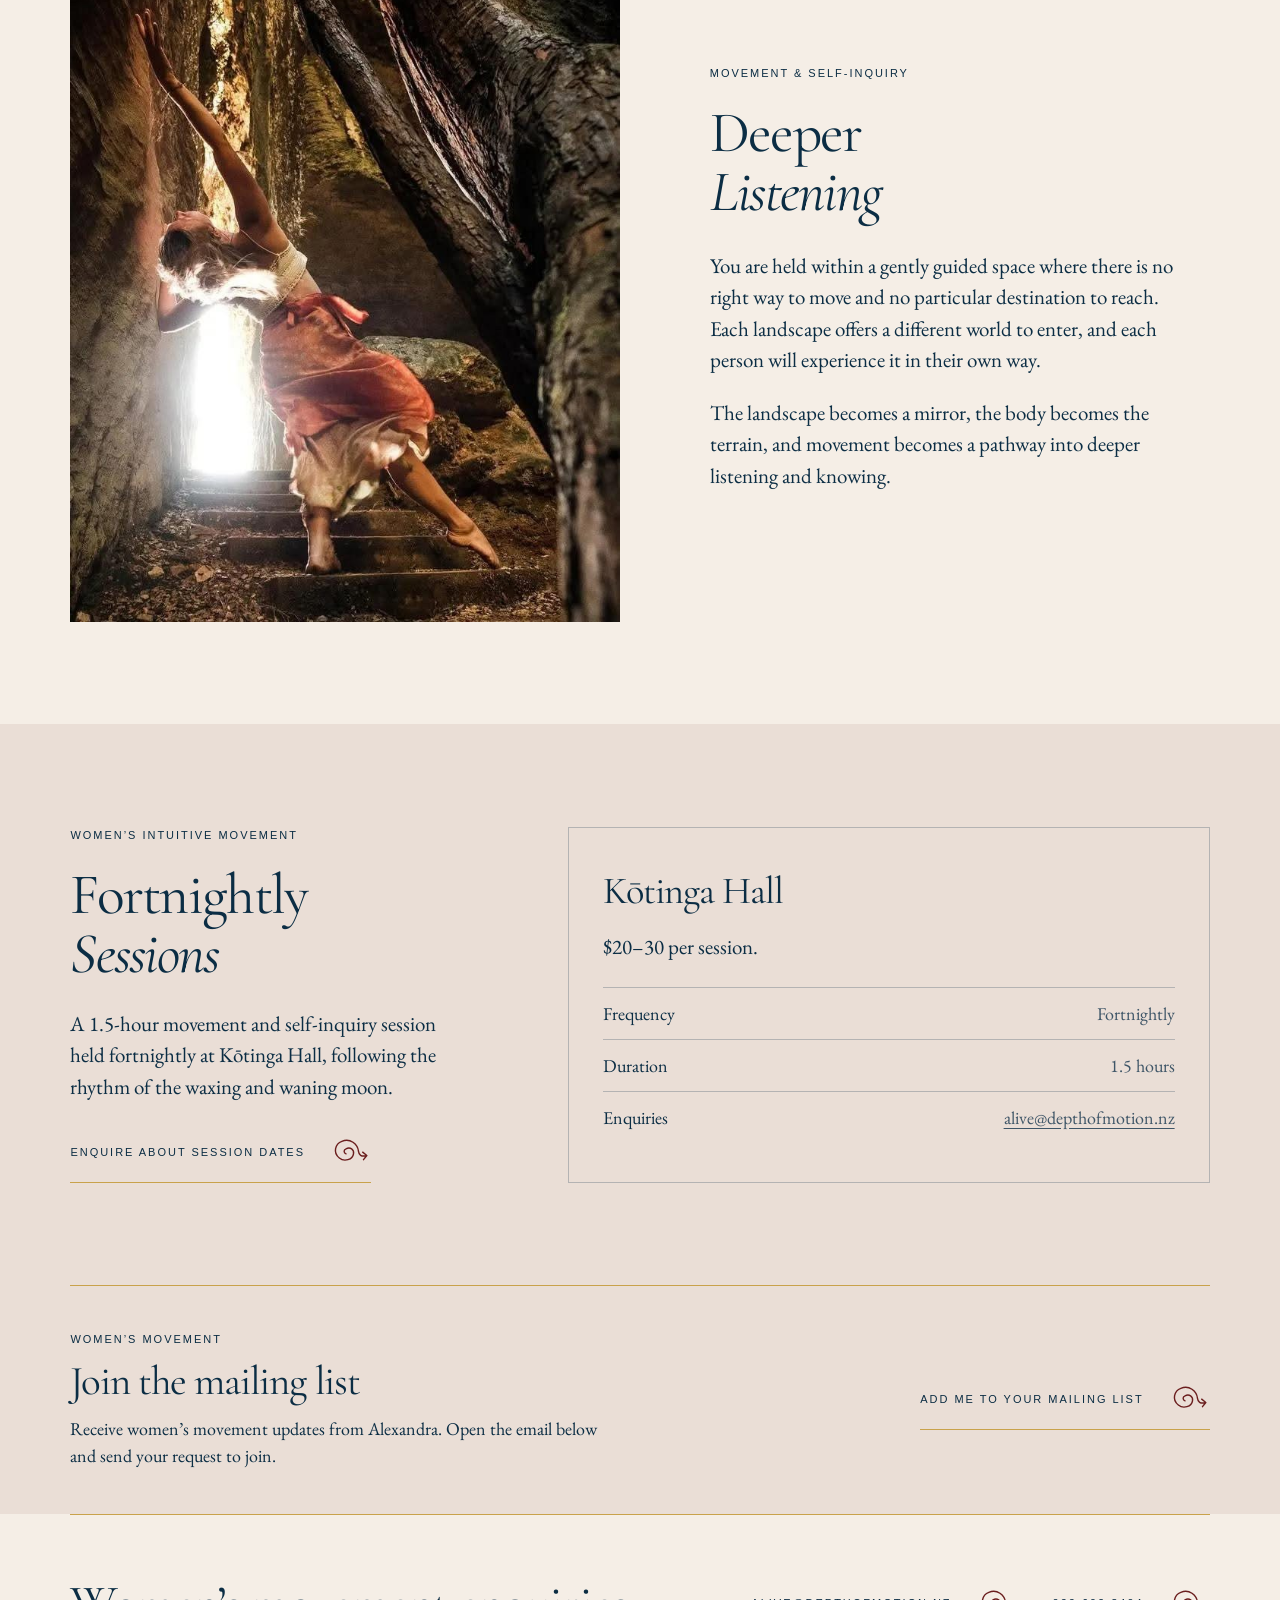
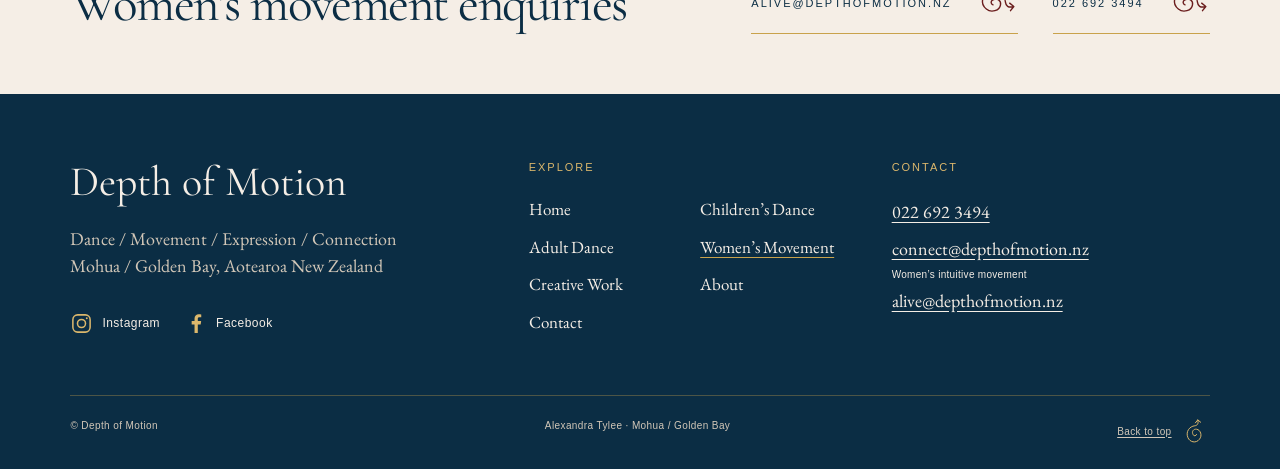
<file: womens-movement.html>
<!doctype html>
<html lang="en-NZ">
<head>
  <meta charset="utf-8">
  <meta name="viewport" content="width=device-width, initial-scale=1">
  <meta name="theme-color" content="#0B2D44">
  <title>Women’s Intuitive Movement | Depth of Motion</title>
  <meta name="description" content="Women’s intuitive movement with Alexandra Tylee. Fortnightly 1.5-hour movement and self-inquiry sessions at Kōtinga Hall, $20–30 per session.">
  <link rel="stylesheet" href="assets/fonts/fonts.css">
  <link rel="stylesheet" href="assets/css/styles.css">
  <script src="assets/js/main.js" defer></script>
</head>
<body class="women">
  <a class="skip-link" href="#main">Skip to content</a>
  <header class="site-header">
    <div class="header-inner">
      <a class="brand" href="index.html" aria-label="Depth of Motion — home"><span class="brand-name">Depth of Motion</span></a>
      <button class="nav-toggle" type="button" aria-controls="site-navigation" aria-expanded="false"><span data-menu-label>Menu</span><span data-menu-icon aria-hidden="true">+</span></button>
      <nav class="site-nav" id="site-navigation" aria-label="Main navigation">
          <a href="index.html">Home</a>
          <a href="childrens-dance.html">Children’s Dance</a>
          <a href="adult-dance.html">Adult Dance</a>
          <a href="womens-movement.html" aria-current="page">Women’s Movement</a>
          <a href="creative-work.html">Creative Work</a>
          <a href="about.html">About</a>
          <a href="about.html#contact" class="nav-contact">Contact</a>
      </nav>
    </div>
  </header>
  <main id="main">

    <section class="page-hero" aria-labelledby="page-title"><div class="page-hero-copy"><span class="eyebrow">Kōtinga Hall / Alexandra Tylee</span><h1 id="page-title">Women’s<br><em>Intuitive<br>Movement</em></h1><p class="intro">These sessions invite you to enter the subtle layers of your body through breath, awareness, imagination and intuitive movement.</p><a class="text-link" href="#sessions">Session details<svg class="spiral-arrow" viewBox="0 0 48 40" fill="none" stroke="currentColor" stroke-width="1.7" stroke-linecap="round" stroke-linejoin="round" aria-hidden="true" focusable="false"><path d="M18 21c-3-1-3-5 0-6 5-3 10 1 9 6-1 7-11 10-17 5C2 20 5 9 13 6c10-4 19 3 20 12 .5 4 3 7 10 5m-5-4 5 4-4 5"/></svg></a></div><figure class="page-hero-media"><img src="assets/images/elemental-rock-movement.jpg" alt="A dancer with raised arms beside a textured rock wall." width="853" height="853" fetchpriority="high"></figure></section>
    <nav class="jump-nav wrap" aria-label="On this page"><a href="#practice">About the practice</a><a href="#listening">Deeper listening</a><a href="#sessions">Sessions</a><a href="#mailing-list">Mailing list</a><a href="#enquiries">Enquiries</a></nav>
    <section class="wrap section intro-grid" id="practice" aria-labelledby="practice-title"><div><span class="eyebrow">Women’s intuitive movement</span><h2 id="practice-title">About<br><em>the Practice</em></h2></div><div class="prose"><p>Together, we journey through elemental landscapes, using imagery, sensation, movement and playful imagination to enter each landscape more deeply. Along the way, gentle prompts and questions invite you to explore what you encounter: how you are currently moving through space and time, what your body is holding, what is asking for attention, and what it may already know.</p>
<p>There is room here for curiosity, play and the freedom to imagine. Rather than following choreography or trying to create a particular kind of movement, you are invited to let the landscape spark something in you. You might wander, pause, shift, soften, resist, expand or surrender. The imagination becomes a doorway, and the body becomes a place to explore what lies beyond the familiar.</p></div></section>
    <section class="wrap section split" id="listening" aria-labelledby="listening-title"><figure class="uncropped"><img src="assets/images/elemental-stone-movement.jpg" alt="A dancer reaching upward in a stone passage filled with natural light." width="724" height="905" loading="lazy"></figure><div class="copy"><span class="eyebrow">Movement &amp; self-inquiry</span><h2 id="listening-title">Deeper<br><em>Listening</em></h2><p>You are held within a gently guided space where there is no right way to move and no particular destination to reach. Each landscape offers a different world to enter, and each person will experience it in their own way.</p>
<p>The landscape becomes a mirror, the body becomes the terrain, and movement becomes a pathway into deeper listening and knowing.</p></div></section>
    <section class="tinted-section section" id="sessions" aria-labelledby="sessions-title"><div class="wrap schedule-layout"><div><span class="eyebrow">Women’s intuitive movement</span><h2 id="sessions-title">Fortnightly<br><em>Sessions</em></h2><p>A 1.5-hour movement and self-inquiry session held fortnightly at Kōtinga Hall, following the rhythm of the waxing and waning moon.</p><a class="text-link" href="mailto:alive@depthofmotion.nz?subject=Women%E2%80%99s%20movement%20session%20enquiry">Enquire about session dates<svg class="spiral-arrow" viewBox="0 0 48 40" fill="none" stroke="currentColor" stroke-width="1.7" stroke-linecap="round" stroke-linejoin="round" aria-hidden="true" focusable="false"><path d="M18 21c-3-1-3-5 0-6 5-3 10 1 9 6-1 7-11 10-17 5C2 20 5 9 13 6c10-4 19 3 20 12 .5 4 3 7 10 5m-5-4 5 4-4 5"/></svg></a></div><div class="session-note"><h3>Kōtinga Hall</h3><p class="session-fee">$20–30 per session.</p><ul class="session-meta"><li>Frequency <span>Fortnightly</span></li><li>Duration <span>1.5 hours</span></li><li>Enquiries <span><a href="mailto:alive@depthofmotion.nz">alive@depthofmotion.nz</a></span></li></ul></div></div></section>
    <section class="mailing-list-section" id="mailing-list" aria-labelledby="mailing-list-title">
      <div class="wrap"><div class="mailing-list">
        <div><span class="eyebrow">Women’s movement</span><h2 id="mailing-list-title">Join the mailing list</h2><p>Receive women’s movement updates from Alexandra. Open the email below and send your request to join.</p></div>
        <a class="text-link" href="mailto:alive@depthofmotion.nz?subject=Women%E2%80%99s%20movement%20mailing%20list&amp;body=Hi%20Alexandra%2C%0A%0APlease%20add%20me%20to%20your%20women%E2%80%99s%20movement%20mailing%20list.%20I%20would%20like%20to%20receive%20class%20and%20session%20updates.%0A%0AThank%20you.">Add me to your mailing list<svg class="spiral-arrow" viewBox="0 0 48 40" fill="none" stroke="currentColor" stroke-width="1.7" stroke-linecap="round" stroke-linejoin="round" aria-hidden="true" focusable="false"><path d="M18 21c-3-1-3-5 0-6 5-3 10 1 9 6-1 7-11 10-17 5C2 20 5 9 13 6c10-4 19 3 20 12 .5 4 3 7 10 5m-5-4 5 4-4 5"/></svg></a>
      </div></div>
    </section>
    <div id="enquiries"><div class="wrap"><section class="invitation"><h2>Women’s movement enquiries</h2><div class="contact-actions"><a class="text-link" href="mailto:alive@depthofmotion.nz">alive@depthofmotion.nz<svg class="spiral-arrow" viewBox="0 0 48 40" fill="none" stroke="currentColor" stroke-width="1.7" stroke-linecap="round" stroke-linejoin="round" aria-hidden="true" focusable="false"><path d="M18 21c-3-1-3-5 0-6 5-3 10 1 9 6-1 7-11 10-17 5C2 20 5 9 13 6c10-4 19 3 20 12 .5 4 3 7 10 5m-5-4 5 4-4 5"/></svg></a><a class="text-link" href="tel:+64226923494">022 692 3494<svg class="spiral-arrow" viewBox="0 0 48 40" fill="none" stroke="currentColor" stroke-width="1.7" stroke-linecap="round" stroke-linejoin="round" aria-hidden="true" focusable="false"><path d="M18 21c-3-1-3-5 0-6 5-3 10 1 9 6-1 7-11 10-17 5C2 20 5 9 13 6c10-4 19 3 20 12 .5 4 3 7 10 5m-5-4 5 4-4 5"/></svg></a></div></section></div></div>

  </main>
  <footer class="site-footer">
    <div class="footer-grid">
      <div><a class="footer-brand" href="index.html">Depth of Motion</a><p>Dance / Movement / Expression / Connection<br>Mohua / Golden Bay, Aotearoa New Zealand</p><nav class="social-links" aria-label="Social media"><a href="https://www.instagram.com/elemental_dancer_" aria-label="Depth of Motion on Instagram"><svg viewBox="0 0 24 24" fill="none" stroke="currentColor" stroke-width="1.6" aria-hidden="true" focusable="false"><rect x="3" y="3" width="18" height="18" rx="5"/><circle cx="12" cy="12" r="4.2"/><circle cx="17.5" cy="6.5" r="1" fill="currentColor" stroke="none"/></svg><span>Instagram</span></a><a href="https://www.facebook.com/ReAliTyDance5/" aria-label="Depth of Motion on Facebook"><svg viewBox="0 0 24 24" fill="currentColor" aria-hidden="true" focusable="false"><path d="M14.4 22v-9h3l.5-3.5h-3.5V7.3c0-1 .3-1.7 1.8-1.7H18V2.5c-.3 0-1.4-.2-2.6-.2-2.6 0-4.4 1.6-4.4 4.6v2.6H8V13h3v9z"/></svg><span>Facebook</span></a></nav></div>
      <div><p class="footer-label">Explore</p><nav class="footer-nav" aria-label="Footer navigation"><a href="index.html">Home</a>
          <a href="childrens-dance.html">Children’s Dance</a>
          <a href="adult-dance.html">Adult Dance</a>
          <a href="womens-movement.html" aria-current="page">Women’s Movement</a>
          <a href="creative-work.html">Creative Work</a>
          <a href="about.html">About</a>
          <a href="about.html#contact">Contact</a></nav></div>
      <div class="footer-contact"><p class="footer-label">Contact</p><a href="tel:+64226923494">022 692 3494</a><br><a href="mailto:connect@depthofmotion.nz">connect@depthofmotion.nz</a><p class="image-note">Women’s intuitive movement</p><a href="mailto:alive@depthofmotion.nz">alive@depthofmotion.nz</a></div>
    </div>
    <div class="footer-bottom"><span>© Depth of Motion</span><span>Alexandra Tylee · Mohua / Golden Bay</span><a class="back-to-top" href="#main">Back to top <svg class="spiral-arrow spiral-arrow--up" viewBox="0 0 48 40" fill="none" stroke="currentColor" stroke-width="1.7" stroke-linecap="round" stroke-linejoin="round" aria-hidden="true" focusable="false"><path d="M18 21c-3-1-3-5 0-6 5-3 10 1 9 6-1 7-11 10-17 5C2 20 5 9 13 6c10-4 19 3 20 12 .5 4 3 7 10 5m-5-4 5 4-4 5"/></svg></a></div>
  </footer>
</body>
</html>
</file>
<file: assets/fonts/fonts.css>
@font-face {
  font-family: 'Cormorant Infant';
  font-style: normal;
  font-weight: 600;
  font-display: swap;
  src: url(./cormorant-infant-semibold.ttf) format('truetype');
}
@font-face {
  font-family: 'Cormorant Infant';
  font-style: italic;
  font-weight: 600;
  font-display: swap;
  src: url(./cormorant-infant-semibold-italic.ttf) format('truetype');
}
@font-face {
  font-family: 'Cormorant Garamond';
  font-style: italic;
  font-weight: 400;
  font-display: swap;
  src: url(./brand-font-1.ttf) format('truetype');
}
@font-face {
  font-family: 'Cormorant Garamond';
  font-style: italic;
  font-weight: 500;
  font-display: swap;
  src: url(./brand-font-2.ttf) format('truetype');
}
@font-face {
  font-family: 'Cormorant Garamond';
  font-style: normal;
  font-weight: 400;
  font-display: swap;
  src: url(./brand-font-3.ttf) format('truetype');
}
@font-face {
  font-family: 'Cormorant Garamond';
  font-style: normal;
  font-weight: 500;
  font-display: swap;
  src: url(./brand-font-4.ttf) format('truetype');
}
@font-face {
  font-family: 'Cormorant Garamond';
  font-style: normal;
  font-weight: 600;
  font-display: swap;
  src: url(./brand-font-5.ttf) format('truetype');
}
@font-face {
  font-family: 'EB Garamond';
  font-style: italic;
  font-weight: 400;
  font-display: swap;
  src: url(./brand-font-6.ttf) format('truetype');
}
@font-face {
  font-family: 'EB Garamond';
  font-style: normal;
  font-weight: 400;
  font-display: swap;
  src: url(./brand-font-7.ttf) format('truetype');
}
@font-face {
  font-family: 'EB Garamond';
  font-style: normal;
  font-weight: 500;
  font-display: swap;
  src: url(./brand-font-8.ttf) format('truetype');
}
</file>
<file: assets/css/styles.css>
/* Brand tokens: keep page colours and typography in one place. */
:root {
  --blue: #0b2d44;
  --red: #6b1e1e;
  --gold: #c9a24b;
  --cream: #f5eee6;
  --rose: #b6898b;
  --clay: #c97a5a;
  --olive: #6b7a56;
  --slate: #3e5567;
  --ink: var(--blue);
  --surface: var(--cream);
  --line: rgba(11, 45, 68, .24);
  --serif: 'Cormorant Garamond', Georgia, serif;
  --display: 'Cormorant Infant', 'Cormorant Garamond', Georgia, serif;
  --flourish: var(--red);
  --body: 'EB Garamond', Georgia, serif;
  --sans: Arial, sans-serif;
  --gutter: clamp(24px, 5.5vw, 88px);
}
* { box-sizing: border-box; }
html { scroll-behavior: smooth; scroll-padding-top: 24px; }
body { margin: 0; background: var(--surface); color: var(--ink); font-family: var(--body); font-size: 21px; line-height: 1.5; -webkit-font-smoothing: antialiased; }
::selection { background: var(--gold); color: var(--blue); }
a { color: inherit; text-underline-offset: .22em; }
a:hover { text-decoration-thickness: 2px; }
button { font: inherit; }
button, a { -webkit-tap-highlight-color: transparent; }
:focus-visible { outline: 3px solid currentColor; outline-offset: 6px; }
img { display: block; width: 100%; height: auto; }
figure, blockquote { margin: 0; }
h1, h2, h3, p { margin: 0; }
h1, h2, h3 { font-family: var(--serif); font-weight: 400; line-height: 1.02; }
h1 { font-size: clamp(62px, 7.3vw, 112px); letter-spacing: -.045em; }
h2 { font-size: clamp(44px, 4.5vw, 70px); letter-spacing: -.03em; }
h3 { font-size: clamp(32px, 3vw, 43px); letter-spacing: -.025em; }
p + p { margin-top: 1em; }
em { font-weight: 400; }
.wrap { max-width: 1500px; margin-inline: auto; padding-inline: var(--gutter); }
.section { padding-block: clamp(65px, 8vw, 120px); }
.eyebrow, .tag, .text-link, .button, .site-nav, .nav-toggle, .footer-label, th { font-family: var(--sans); font-size: 11px; font-weight: 400; line-height: 1.6; letter-spacing: .18em; text-transform: uppercase; }
.eyebrow { display: block; margin-bottom: 22px; }
.muted { color: var(--slate); }
.gold-line { width: 70px; height: 1px; background: var(--gold); margin-block: 28px; }
.text-link { display: inline-flex; align-items: center; gap: 26px; padding-block: 12px; text-decoration: none; border-bottom: 1px solid var(--gold); }
.text-link span:last-child { font-size: 23px; letter-spacing: 0; line-height: 1; }
.text-link:hover { border-color: currentColor; }
.button { display: inline-flex; align-items: center; justify-content: center; gap: 32px; min-height: 50px; padding: 15px 23px; border: 1px solid currentColor; text-decoration: none; }
.button:hover { background: var(--blue); color: var(--cream); border-color: var(--blue); }
.button-light:hover { background: var(--cream); color: var(--blue); border-color: var(--cream); }
.skip-link { position: fixed; z-index: 100; left: 20px; top: 12px; transform: translateY(-180%); background: var(--cream); color: var(--blue); padding: 10px 20px; }
.skip-link:focus { transform: translateY(0); }
.site-header { position: relative; z-index: 20; background: var(--blue); color: var(--cream); border-bottom: 1px solid rgba(201, 162, 75, .28); }
.header-inner { max-width: 1600px; margin-inline: auto; padding: 22px var(--gutter); min-height: 95px; display: flex; align-items: center; justify-content: space-between; gap: 28px; }
.brand { display: inline-flex; align-items: center; gap: 14px; flex-shrink: 0; font-family: var(--serif); font-size: 25px; letter-spacing: .01em; text-decoration: none; }
.brand-mark { width: 43px; height: 43px; }
.brand-name { white-space: nowrap; }
.site-nav { display: flex; gap: clamp(16px, 1.75vw, 28px); align-items: center; font-size: 10px; letter-spacing: .11em; }
.site-nav a { position: relative; display: block; padding: 13px 0; text-decoration: none; white-space: nowrap; }
.site-nav a::after { position: absolute; content: ''; left: 0; right: 0; bottom: 4px; height: 1px; background: var(--gold); transform: scaleX(0); transform-origin: left; transition: transform .2s ease; }
.site-nav a:hover::after, .site-nav a[aria-current='page']::after { transform: scaleX(1); }
.site-nav .nav-contact { border: 1px solid rgba(245,238,230,.5); padding: 10px 14px; }
.nav-toggle { display: none; background: none; color: inherit; border: 1px solid rgba(245,238,230,.5); padding: 10px 12px; min-height: 44px; cursor: pointer; }
.home-hero { position: relative; min-height: min(740px, 88svh); background: var(--blue); color: var(--cream); display: grid; place-items: center; text-align: center; isolation: isolate; }
.home-hero > img { position: absolute; z-index: -2; inset: 0; height: 100%; object-fit: cover; object-position: center 56%; }
.home-hero::before { content: ''; position: absolute; z-index: -1; inset: 0; background: linear-gradient(180deg, rgba(5,24,37,.23), rgba(5,24,37,.48) 35%, rgba(5,24,37,.65)); }
.hero-content { padding: 76px 24px 130px; }
.hero-content .brand-mark { width: 96px; height: 96px; margin: 0 auto 25px; }
.hero-content .eyebrow { margin-bottom: 27px; }
.home-hero h1 { font-family: var(--display); font-weight: 600; font-size: clamp(65px, 8.1vw, 126px); letter-spacing: -.035em; }
.home-hero h1 em { display: inline-block; font-weight: 600; }
.hero-tagline { font-family: var(--sans); font-size: 11px; letter-spacing: .29em; line-height: 2; margin: 26px 0 36px; text-transform: uppercase; }
.hero-tagline span { padding-inline: 10px; opacity: .7; }
.hero-bottom { position: absolute; bottom: 25px; inset-inline: var(--gutter); display: flex; align-items: end; justify-content: space-between; gap: 20px; text-align: left; }
.hero-bottom .eyebrow { margin: 0; font-size: 9px; }
.image-note { font-family: var(--sans); font-size: 10px; letter-spacing: .03em; line-height: 1.5; }
.hero-bottom .image-note { max-width: 250px; text-align: right; color: var(--cream); }
.quote-section { display: grid; grid-template-columns: 1fr 2.1fr; align-items: start; gap: 8%; }
.quote-section .eyebrow { margin-top: 10px; }
.quote-section blockquote { font-family: var(--serif); font-size: clamp(35px, 4.1vw, 61px); font-style: italic; line-height: 1.16; letter-spacing: -.02em; }
.quote-section blockquote span { color: var(--red); }
.section-head { display: flex; justify-content: space-between; align-items: end; gap: 40px; margin-bottom: 45px; }
.section-head p { max-width: 385px; }
.offerings-section { padding-top: 0; }
.offerings { display: grid; grid-template-columns: repeat(3, 1fr); gap: 30px; }
.offering:nth-child(2) { padding-top: 65px; }
.offering:nth-child(3) { padding-top: 25px; }
.offering-image { position: relative; margin-bottom: 24px; overflow: hidden; }
.offering-image img { aspect-ratio: 4 / 5; object-fit: cover; transition: transform .6s ease; }
.offering a:hover img { transform: scale(1.025); }
.offering:nth-child(3) img { object-position: 72% center; }
.offering a { display: block; text-decoration: none; }
.offering h3 { display: flex; justify-content: space-between; align-items: center; gap: 12px; margin-bottom: 13px; }
.offering h3 span { font: 26px var(--body); }
.offering p { max-width: 355px; font-size: 20px; }
.number { position: absolute; z-index: 1; top: 16px; left: 18px; font-family: var(--sans); font-size: 11px; letter-spacing: .15em; color: var(--cream); background: var(--blue); padding: 5px 10px; }
figcaption { margin-top: 10px; color: var(--slate); font-family: var(--sans); font-size: 10px; letter-spacing: .03em; line-height: 1.5; }
.dark-section { background: var(--blue); color: var(--cream); }
.dark-section, .creative, .women .page-hero, .home-hero, .site-footer { --flourish: #dbb76c; }
.dark-section figcaption { color: #d2c7b8; }
.split { display: grid; grid-template-columns: 1.1fr 1fr; gap: clamp(40px, 7vw, 110px); align-items: center; }
.split .copy { max-width: 480px; }
.split .copy h2 { margin-bottom: 28px; }
.split .copy .text-link { margin-top: 25px; }
.landscape-frame img { aspect-ratio: 1.25; object-fit: cover; object-position: center 36%; }
.creative-preview .landscape-frame { margin-left: calc(-1 * var(--gutter)); }
.creative-preview .landscape-frame figcaption { padding-left: var(--gutter); }
.creative-preview .copy h2 em { color: #dbb76c; }
.about-preview { grid-template-columns: 1fr 1fr; }
.about-preview figure { position: relative; padding: 25px 25px 0 0; }
.about-preview figure::before { position: absolute; content: ''; inset: 0 0 45px 30px; border: 1px solid var(--gold); z-index: -1; }
.about-preview img { aspect-ratio: 1.3; object-fit: cover; object-position: 75% top; }
.invitation { border-top: 1px solid var(--gold); padding-block: 60px; display: flex; align-items: center; justify-content: space-between; gap: 35px; }
.invitation h2 { font-size: clamp(37px, 4vw, 59px); }
.invitation p { margin-top: 12px; }
.site-footer { background: var(--blue); color: var(--cream); padding: 65px var(--gutter) 25px; }
.footer-grid { max-width: 1324px; margin: 0 auto; display: grid; grid-template-columns: 1.3fr 1fr 1fr; gap: 45px; }
.footer-brand { font: 42px/1.1 var(--serif); text-decoration: none; }
.footer-brand + p { margin-top: 20px; font-size: 18px; color: #d2c7b8; }
.footer-label { margin-bottom: 17px; color: #dbb76c; }
.footer-nav { display: grid; grid-template-columns: 1fr 1fr; gap: 4px 25px; font-size: 17px; }
.footer-nav a { text-decoration: none; padding-block: 4px; }
.footer-nav a:hover, .footer-nav a[aria-current='page'] { text-decoration: underline; text-decoration-color: var(--gold); }
.footer-contact { font-size: 18px; }
.footer-contact a { display: inline-block; padding-block: 5px; }
.social-links { display: flex; flex-wrap: wrap; gap: 10px 24px; margin-top: 22px; }
.social-links a { display: inline-flex; align-items: center; gap: 9px; min-height: 44px; font: 12px/1.5 var(--sans); letter-spacing: .04em; text-decoration: none; }
.social-links a:hover { text-decoration: underline; }
.social-links svg { width: 23px; height: 23px; flex-shrink: 0; color: #dbb76c; }
.footer-bottom { max-width: 1324px; margin: 50px auto 0; padding-top: 22px; border-top: 1px solid rgba(201,162,75,.35); display: flex; justify-content: space-between; gap: 25px; font-family: var(--sans); font-size: 10px; color: #d2c7b8; letter-spacing: .04em; }
/* Interior pages share a structure; each has its own colour treatment. */
.page-hero { display: grid; grid-template-columns: 1.1fr 1fr; min-height: 660px; }
.page-hero-copy { padding: clamp(55px, 7vw, 110px) var(--gutter); display: flex; flex-direction: column; align-items: flex-start; justify-content: center; }
.page-hero h1 { font-size: clamp(62px, 6.4vw, 99px); }
.page-hero .intro { margin-top: 28px; max-width: 455px; font-size: 23px; }
.page-hero .text-link { margin-top: 23px; }
.page-hero-media { position: relative; min-height: 480px; }
.page-hero-media img { position: absolute; inset: 0; height: 100%; object-fit: cover; }
.page-hero-media figcaption { position: absolute; bottom: 0; left: 0; right: 0; margin: 0; padding: 14px 20px; color: var(--cream); background: rgba(11,45,68,.85); }
.children .page-hero { background: #d59a7e; }
.adult .page-hero { background: #c5a2a2; color: var(--blue); }
.women .page-hero { background: var(--red); color: var(--cream); }
.women .page-hero h1 { font-size: clamp(59px, 5.7vw, 89px); }
.women .page-hero-media img { object-position: 68% center; }
.about .page-hero { background: #e9dfd0; }
.jump-nav { border-bottom: 1px solid var(--line); display: flex; flex-wrap: wrap; gap: 12px 35px; padding-block: 21px; font-family: var(--sans); font-size: 10px; letter-spacing: .15em; text-transform: uppercase; }
.jump-nav a { padding-block: 6px; text-decoration: none; }
.jump-nav a:hover { text-decoration: underline; }
.intro-grid { display: grid; grid-template-columns: 1fr 1.2fr; gap: 9%; }
.intro-grid .prose { max-width: 590px; }
.intro-grid .prose p:first-child { font-size: 26px; line-height: 1.45; }
.draft-note { border-left: 2px solid var(--gold); padding: 4px 0 4px 17px; font-family: var(--sans); font-size: 12px; line-height: 1.8; letter-spacing: .01em; margin-top: 24px; }
.practice-list { display: grid; grid-template-columns: 1fr 1fr; gap: 50px; margin-top: 55px; }
.practice-list article { border-top: 1px solid var(--gold); padding-top: 24px; }
.practice-list h3 { margin: 8px 0 18px; }
.practice-list .eyebrow { margin: 0; }
.tinted-section { background: #ead9c9; }
.adult .tinted-section { background: #e5d3d1; }
.women .tinted-section { background: #eaded6; }
.schedule-layout { display: grid; grid-template-columns: .8fr 1.3fr; gap: 9%; }
.schedule-layout h2 { margin-bottom: 24px; }
.schedule-layout .text-link { margin-top: 22px; }
.schedule-table { width: 100%; border-collapse: collapse; text-align: left; font-size: 19px; }
.schedule-table caption { text-align: left; font-style: italic; font-size: 18px; padding-bottom: 20px; }
.schedule-table th { font-size: 10px; padding: 15px 15px 15px 0; border-block: 1px solid var(--line); }
.schedule-table td { padding: 21px 15px 21px 0; border-bottom: 1px solid var(--line); vertical-align: top; }
.schedule-table td small { display: block; font-size: 16px; color: var(--slate); margin-top: 5px; }
.term-note { font-size: 18px; margin-top: 22px; }
.term-note strong { font-weight: 500; }
.private-section { display: grid; grid-template-columns: 1fr 1fr; gap: 10%; align-items: start; }
.private-section h2 { max-width: 430px; }
.private-section .text-link { margin-top: 22px; }
.gallery-strip { display: grid; grid-template-columns: 1.3fr 1fr 1fr; gap: 25px; }
.gallery-strip img { height: 340px; object-fit: cover; }
.gallery-strip figure:nth-child(2) img { object-position: 65% center; }
.gallery-placeholder { min-height: 340px; padding: 25px; background: #e2c1ab; display: flex; flex-direction: column; align-items: center; justify-content: center; text-align: center; border: 1px solid rgba(11,45,68,.16); }
.gallery-placeholder img { width: 84px; height: 84px; margin-bottom: 30px; }
.gallery-placeholder p { font-size: 25px; }
.gallery-placeholder small { display: block; font: 11px/1.8 var(--sans); max-width: 220px; margin-top: 12px; }
.details-list { margin-top: 30px; border-top: 1px solid var(--line); }
details { border-bottom: 1px solid var(--line); padding: 18px 0; }
summary { cursor: pointer; padding-right: 16px; }
details p { font-size: 19px; padding: 14px 0 6px; }
.session-note { padding: 34px; border: 1px solid var(--line); }
.session-note h3 { margin: 10px 0 20px; }
.session-note .eyebrow { margin: 0; }
.session-meta { list-style: none; padding: 0; margin: 25px 0 0; }
.session-meta li { display: flex; justify-content: space-between; flex-wrap: wrap; gap: 10px; border-top: 1px solid var(--line); padding: 12px 0; font-size: 18px; }
.session-meta span { color: var(--slate); }
.wide-quote { text-align: center; max-width: 880px; margin-inline: auto; }
.wide-quote p { font: italic clamp(38px, 4.3vw, 64px)/1.15 var(--serif); }
.wide-quote .brand-mark { margin: 0 auto 30px; width: 65px; height: 65px; }
.archive-row { display: grid; grid-template-columns: .6fr 1fr 1.1fr; gap: 45px; border-top: 1px solid var(--gold); padding-top: 35px; margin-top: 35px; }
.archive-row p { font-size: 19px; }
.portrait-placeholder { display: grid; place-items: center; min-height: 550px; padding: 60px; background: #ded2bf; text-align: center; }
.portrait-placeholder .portrait-outline { position: static; width: 100%; height: 300px; object-fit: contain; margin-bottom: 20px; }
.portrait-placeholder p { font-size: 27px; }
.portrait-placeholder small { display: block; font: 11px/1.8 var(--sans); max-width: 280px; margin: 12px auto 0; }
.contact-section { background: #e7dbc9; }
.contact-grid { display: grid; grid-template-columns: 1fr 1.2fr; gap: 9%; }
.contact-list { margin: 0; }
.contact-list > div { padding: 21px 0; border-top: 1px solid var(--line); }
.contact-list dt { font: 10px/1.7 var(--sans); text-transform: uppercase; letter-spacing: .15em; margin-bottom: 9px; }
.contact-list dd { margin: 0; font-size: clamp(22px, 2.7vw, 35px); overflow-wrap: anywhere; }
.contact-list small { display: block; font-size: 18px; color: var(--slate); margin-top: 5px; }
.creative { background: var(--blue); color: var(--cream); --line: rgba(245,238,230,.25); }
.creative .creative-hero { padding-top: 80px; padding-bottom: 65px; display: grid; grid-template-columns: 1.2fr 1fr; gap: 9%; align-items: end; }
.creative-hero h1 { font-size: clamp(70px, 8.2vw, 126px); }
.creative-hero h1 em { color: #dbb76c; }
.creative-hero .intro { font-size: 24px; max-width: 430px; padding-bottom: 10px; }
.creative .jump-nav { border-top: 1px solid var(--line); }
.creative figcaption { color: #d2c7b8; }
.creative .muted { color: #d2c7b8; }
.film-project { display: grid; grid-template-columns: 1.35fr .8fr; gap: 7%; align-items: center; }
.film-still { position: relative; }
.film-still img { aspect-ratio: 1.5; object-fit: cover; object-position: center 35%; }
.film-still .tag { position: absolute; bottom: 25px; left: 25px; color: var(--cream); background: var(--red); padding: 10px 15px; font-size: 10px; }
.film-project h2 { margin: 17px 0 25px; }
.film-project .draft-note { margin-bottom: 25px; }
.portfolio-grid { display: grid; grid-template-columns: 1fr 1fr; gap: 75px 55px; }
.portfolio-grid article:nth-child(even) { padding-top: 100px; }
.portfolio-grid figure { margin-bottom: 30px; }
.portfolio-grid img { aspect-ratio: 1.1; object-fit: cover; }
.portfolio-grid h2 { font-size: 45px; margin-bottom: 18px; }
.portfolio-grid p { max-width: 470px; font-size: 20px; }
.portfolio-grid .eyebrow { margin-bottom: 14px; }
.creative .collaboration-section { background: var(--red); }
.creative .invitation { border-color: rgba(201,162,75,.5); }
@media (min-width: 1600px) { .page-hero { max-width: 1600px; margin-inline: auto; } }
@media (max-width: 1150px) {
  .header-inner { flex-wrap: wrap; padding-block: 18px; min-height: 83px; gap: 12px; }
  .js .nav-toggle { display: inline-flex; gap: 20px; align-items: center; }
  .site-nav { flex-basis: 100%; flex-wrap: wrap; justify-content: center; padding: 12px 0; gap: 12px 25px; }
  .js .site-nav { display: none; }
  .js .site-nav.is-open { display: flex; }
  .home-hero { min-height: 690px; }
  .page-hero { min-height: 580px; }
  .page-hero-copy { padding-inline: 40px; }
  .footer-grid { grid-template-columns: 1fr 1fr; }
  .footer-grid > div:first-child { grid-column: 1 / -1; }
}
@media (max-width: 760px) {
  body { font-size: 20px; }
  .brand { font-size: 23px; gap: 9px; }
  .brand-mark { width: 36px; height: 36px; }
  .header-inner { padding-inline: 22px; }
  .site-nav { align-items: stretch; flex-direction: column; gap: 0; }
  .site-nav a { font-size: 12px; padding: 12px 4px; }
  .site-nav .nav-contact { margin-top: 10px; width: max-content; padding-inline: 20px; }
  .site-nav a::after { right: auto; width: 45px; }
  .home-hero { min-height: 650px; }
  .hero-content { padding: 60px 24px 145px; }
  .hero-content .brand-mark { width: 76px; height: 76px; }
  .home-hero h1 { font-size: clamp(59px, 12vw, 86px); max-width: 500px; }
  .hero-tagline { max-width: 340px; margin-inline: auto; font-size: 9px; letter-spacing: .18em; }
  .hero-tagline span { padding-inline: 4px; }
  .hero-bottom { align-items: start; gap: 25px; }
  .hero-bottom .image-note { max-width: 160px; font-size: 9px; }
  .hero-bottom .eyebrow { max-width: 145px; font-size: 9px; }
  .quote-section, .split, .intro-grid, .schedule-layout, .private-section, .contact-grid, .film-project { grid-template-columns: 1fr; gap: 35px; }
  .quote-section .eyebrow { margin: 0; }
  .section-head { align-items: start; flex-direction: column; gap: 22px; }
  .section-head p { max-width: 100%; }
  .offerings { grid-template-columns: 1fr; gap: 45px; }
  .offering:nth-child(n) { padding: 0; }
  .offering-image img { aspect-ratio: 1.1; }
  .offering p { max-width: none; }
  .creative-preview .landscape-frame { margin: 0; }
  .creative-preview .landscape-frame figcaption { padding: 0; }
  .about-preview .copy { order: 1; }
  .about-preview figure { order: 0; }
  .invitation { flex-direction: column; align-items: start; gap: 28px; }
  .footer-grid { grid-template-columns: 1fr; gap: 35px; }
  .footer-grid > div:first-child { grid-column: auto; }
  .footer-nav { max-width: 410px; }
  .footer-bottom { flex-direction: column; gap: 12px; }
  .page-hero { grid-template-columns: 1fr; }
  .page-hero-copy { padding: 55px var(--gutter) 60px; }
  .page-hero h1, .women .page-hero h1 { font-size: clamp(61px, 11.5vw, 82px); }
  .page-hero .intro { font-size: 22px; }
  .page-hero-media { min-height: 480px; }
  .children .page-hero-media img { object-position: center 55%; }
  .jump-nav { gap: 8px 23px; }
  .practice-list { grid-template-columns: 1fr; gap: 35px; margin-top: 40px; }
  .schedule-table { font-size: 17px; }
  .schedule-table th { letter-spacing: .08em; font-size: 9px; }
  .schedule-table td, .schedule-table th { padding-right: 10px; }
  .schedule-table td small { font-size: 15px; }
  .gallery-strip { grid-template-columns: 1fr; gap: 30px; }
  .gallery-strip img { height: 380px; }
  .gallery-placeholder { min-height: 280px; }
  .gallery-placeholder img { height: 84px; }
  .archive-row { grid-template-columns: 1fr; gap: 22px; }
  .session-note { padding: 25px; }
  .portrait-placeholder { min-height: 470px; padding: 30px; }
  .creative .creative-hero { grid-template-columns: 1fr; gap: 35px; padding-top: 55px; }
  .creative-hero h1 { font-size: clamp(67px, 12vw, 95px); }
  .portfolio-grid { grid-template-columns: 1fr; gap: 55px; }
  .portfolio-grid article:nth-child(even) { padding: 0; }
}
@media (max-width: 370px) {
  .brand { font-size: 20px; }
  .brand-mark { width: 29px; height: 29px; }
  .nav-toggle { font-size: 10px; padding-inline: 9px; }
  .js .nav-toggle { gap: 8px; }
  .page-hero h1, .women .page-hero h1 { font-size: 56px; }
}
@media (prefers-reduced-motion: reduce) {
  html { scroll-behavior: auto; }
  *, *::before, *::after { transition: none !important; animation: none !important; }
}

/* Supplied photography and source content. */
/* Spiral arrows keep their direction while echoing the movement practice. */
.spiral-arrow { display: inline-block; width: 40px; height: 34px; flex: 0 0 40px; color: var(--flourish); vertical-align: middle; overflow: visible; }
.spiral-arrow--down { transform: rotate(90deg); }
.spiral-arrow--up { transform: rotate(-90deg); }
.back-to-top { display: inline-flex; align-items: center; gap: 10px; }
.back-to-top .spiral-arrow { width: 28px; height: 26px; flex-basis: 28px; }
.home-hero .button { background: #571818; border: 0; font-size: 13px; font-weight: 700; letter-spacing: .14em; gap: 20px; padding: 13px 26px; }
.home-hero .button:hover { background: #461313; color: var(--cream); }
.home .number { background: var(--red); }
.home .offerings-section .eyebrow, .home .about-preview .eyebrow, .home .invitation h2 { color: var(--red); }
.home .invitation { border-top-color: var(--red); }
.hero-rule { width: 70px; height: 1px; background: var(--gold); margin: 0 auto 35px; }
.home-hero > img { object-position: center; }
.home-hero::before { background: linear-gradient(180deg, rgba(5,24,37,.28), rgba(5,24,37,.46) 45%, rgba(5,24,37,.56)); }
.home .hero-content { padding-block: 100px 140px; }
.photo-credit { font-family: var(--sans); font-size: 10px !important; line-height: 1.6; color: var(--slate); letter-spacing: .02em; }
.offering h3 { font-size: clamp(30px, 2.65vw, 40px); }
.uncropped img { width: 100%; height: auto; aspect-ratio: auto; object-fit: contain; }
.performance-photo { max-width: 480px; margin-inline: auto; }
.biography-section { display: grid; grid-template-columns: .8fr 1.2fr; gap: 10%; }
.biography-photo { margin-top: 40px; max-width: 400px; }
.biography-section .prose, .intro-grid .prose { max-width: 660px; }
.biography-section .prose p, .about .intro-grid .prose p:first-child, .women .intro-grid .prose p:first-child { font-size: 22px; }
.about .page-hero-media img { object-position: 50% 43%; }
.about-preview img { aspect-ratio: 1; object-position: center; }
.adult .page-hero-media img { object-position: 53% center; }
.women .page-hero-media img, .offering:nth-child(3) img { object-position: 50% 20%; }
.children .page-hero-media img { object-position: 50% center; }
.photo-pair { display: grid; grid-template-columns: 1.35fr 1fr; gap: 35px; align-items: start; }
.photo-pair .child-photo img { aspect-ratio: 1; object-fit: cover; }
.women-photos { grid-template-columns: 1fr 1fr; gap: 8%; }
.women-photos figure:nth-child(2) { padding-top: 90px; }
.women-photos img { aspect-ratio: 4 / 5; object-fit: cover; }
.creative-photographs { display: grid; grid-template-columns: .8fr 1.2fr; gap: 7%; align-items: center; }
.creative-photographs figure { width: 100%; }
.creative .creative-hero { align-items: start; }
.creative .creative-hero .intro { font-size: 22px; padding-top: 35px; }
.contact-actions { display: flex; flex-wrap: wrap; gap: 10px 35px; align-items: center; }
.contact-actions .text-link { overflow-wrap: anywhere; }
.mailing-list { padding-block: 45px; border-top: 1px solid var(--gold); display: grid; grid-template-columns: 1fr auto; align-items: center; gap: 25px 50px; }
.mailing-list h2 { font-size: clamp(30px, 3.2vw, 44px); }
.mailing-list p { margin-top: 12px; font-size: 18px; max-width: 540px; }
.mailing-list .eyebrow { margin-bottom: 12px; }
.adult .mailing-list-section { background: #e5d3d1; }
.women .mailing-list-section { background: #eaded6; }
.contact-photo { max-width: 330px; }
.contact-photo img { aspect-ratio: 1.2; object-fit: cover; object-position: center 32%; }
.contact-grid { align-items: start; }
.schedule-table tbody th { font-family: var(--body); font-size: 21px; letter-spacing: 0; text-transform: none; font-weight: 400; padding-block: 21px; border-top: 0; border-bottom: 1px solid var(--line); }
.schedule-table th small { display: block; font-size: 17px; color: var(--slate); margin-top: 5px; }
.source-note { font: 12px/1.8 var(--sans); margin-top: 20px; color: var(--slate); }
.session-meta span { overflow-wrap: anywhere; }
.ocean-band { position: relative; margin-top: 10px; }
.ocean-band img { height: 330px; object-fit: cover; object-position: center 38%; }
.ocean-band figcaption { position: absolute; right: var(--gutter); bottom: 18px; color: var(--cream); padding: 5px 9px; background: rgba(11,45,68,.85); }
@media (max-width: 760px) {
  .biography-section, .photo-pair, .creative-photographs { grid-template-columns: 1fr; gap: 35px; }
  .mailing-list { grid-template-columns: 1fr; gap: 18px; }
  .mailing-list .text-link { justify-self: start; }
  .biography-photo { max-width: 100%; }
  .biography-section .biography-photo { max-width: 350px; }
  .schedule-table tbody th { font-size: 18px; }
  .schedule-table th small { font-size: 15px; }
  #timetable .schedule-table td { min-width: 105px; }
  .women-photos figure:nth-child(2) { padding-top: 0; }
  .creative .creative-hero .intro { padding-top: 0; }
  .contact-actions { flex-direction: column; align-items: start; gap: 6px; }
  .hero-content .eyebrow { font-size: 10px; }
  .home .hero-content { padding-block: 100px 130px; }
  .ocean-band img { height: 240px; }
}

/* Creative Work: supplied performance photographs and shoreline film. */
.creative-lead-image { margin-bottom: 65px; }
.creative-lead-image img { width: 100%; height: auto; }
.creative-film { background: #082335; }
.creative-film .section-head { align-items: center; }
.creative-film h2 em, .creative-stage h2 em { color: #dbb76c; }
.film-duration { font: 12px/1.6 var(--sans); letter-spacing: .12em; text-transform: uppercase; color: #d2c7b8; }
.creative-film-player iframe { display: block; width: 100%; height: auto; aspect-ratio: 16 / 9; background: #000; border: 1px solid rgba(201,162,75,.5); }
.creative-film-player figcaption { font-family: var(--body); font-size: 18px; margin-top: 18px; max-width: 650px; }
.creative-stage-grid { display: grid; grid-template-columns: 1.3fr .8fr; gap: 40px 7%; align-items: start; }
.creative-stage-grid .stage-wide { grid-column: 1; }
.creative-stage-grid .stage-portrait { grid-column: 2; grid-row: 1 / span 2; padding-top: 80px; }
.creative-stage-grid .stage-small { grid-column: 1; width: 78%; margin-left: auto; }
.creative-stage-grid img, .creative-outdoor-grid img, .creative-elemental-grid img { height: auto; width: 100%; }
.creative-outdoors { background: var(--cream); color: var(--blue); }
.creative-outdoors h2 em { color: var(--red); }
.creative-outdoors figcaption { color: var(--slate); }
.creative-outdoor-grid { display: grid; grid-template-columns: 1.3fr .75fr; gap: 8%; align-items: center; }
.creative-elemental-grid { display: grid; grid-template-columns: 1fr .85fr; gap: 12%; align-items: start; margin-top: 70px; }
.creative-elemental-grid figure:nth-child(2) { padding-top: 90px; }
@media (max-width: 768px) {
  .creative-lead-image { margin-bottom: 40px; }
  .creative-stage-grid, .creative-outdoor-grid, .creative-elemental-grid { grid-template-columns: 1fr; gap: 35px; }
  .creative-stage-grid .stage-wide, .creative-stage-grid .stage-portrait, .creative-stage-grid .stage-small { grid-column: auto; grid-row: auto; width: 100%; margin: 0; padding: 0; }
  .creative-stage-grid .stage-portrait { max-width: 480px; margin-inline: auto; }
  .creative-elemental-grid figure:nth-child(2) { padding-top: 0; }
  .creative-film .section-head { align-items: flex-start; flex-direction: column; gap: 24px; }
  .creative-elemental-grid { margin-top: 45px; }
}
</file>
